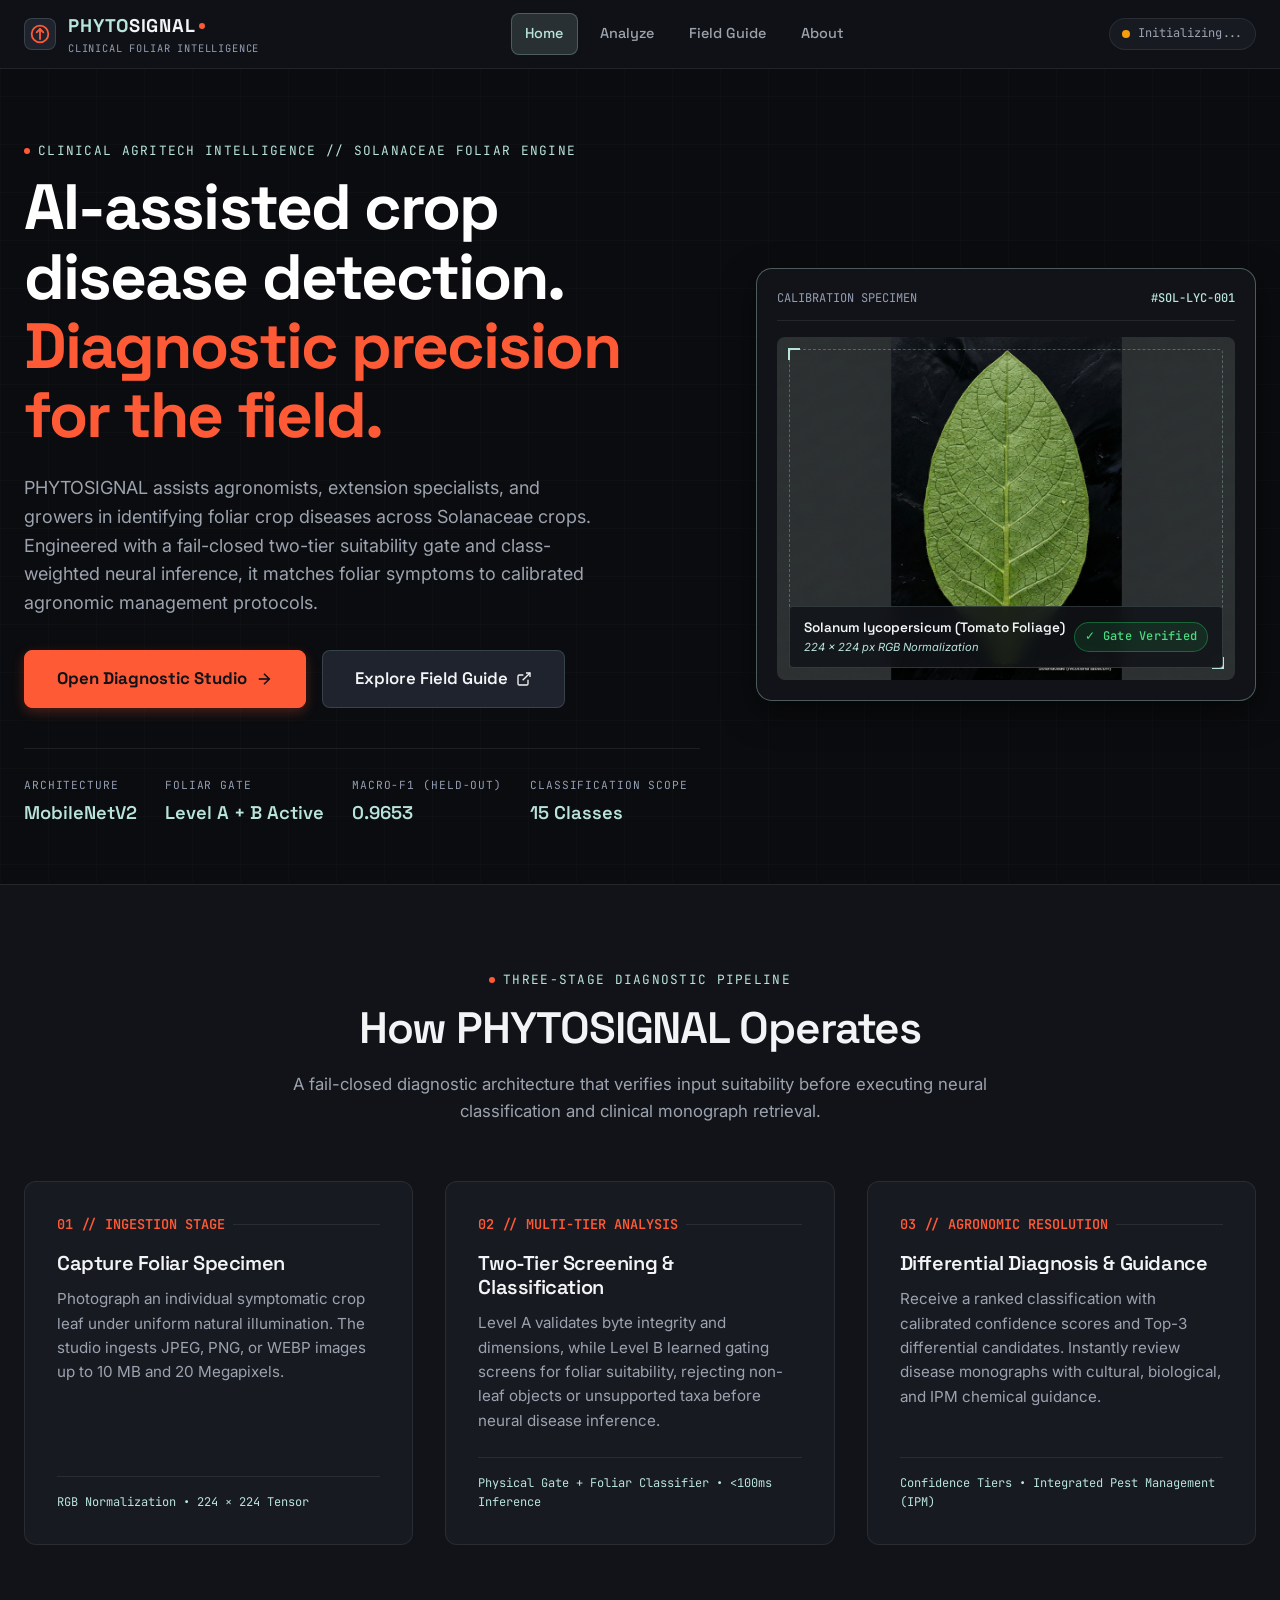
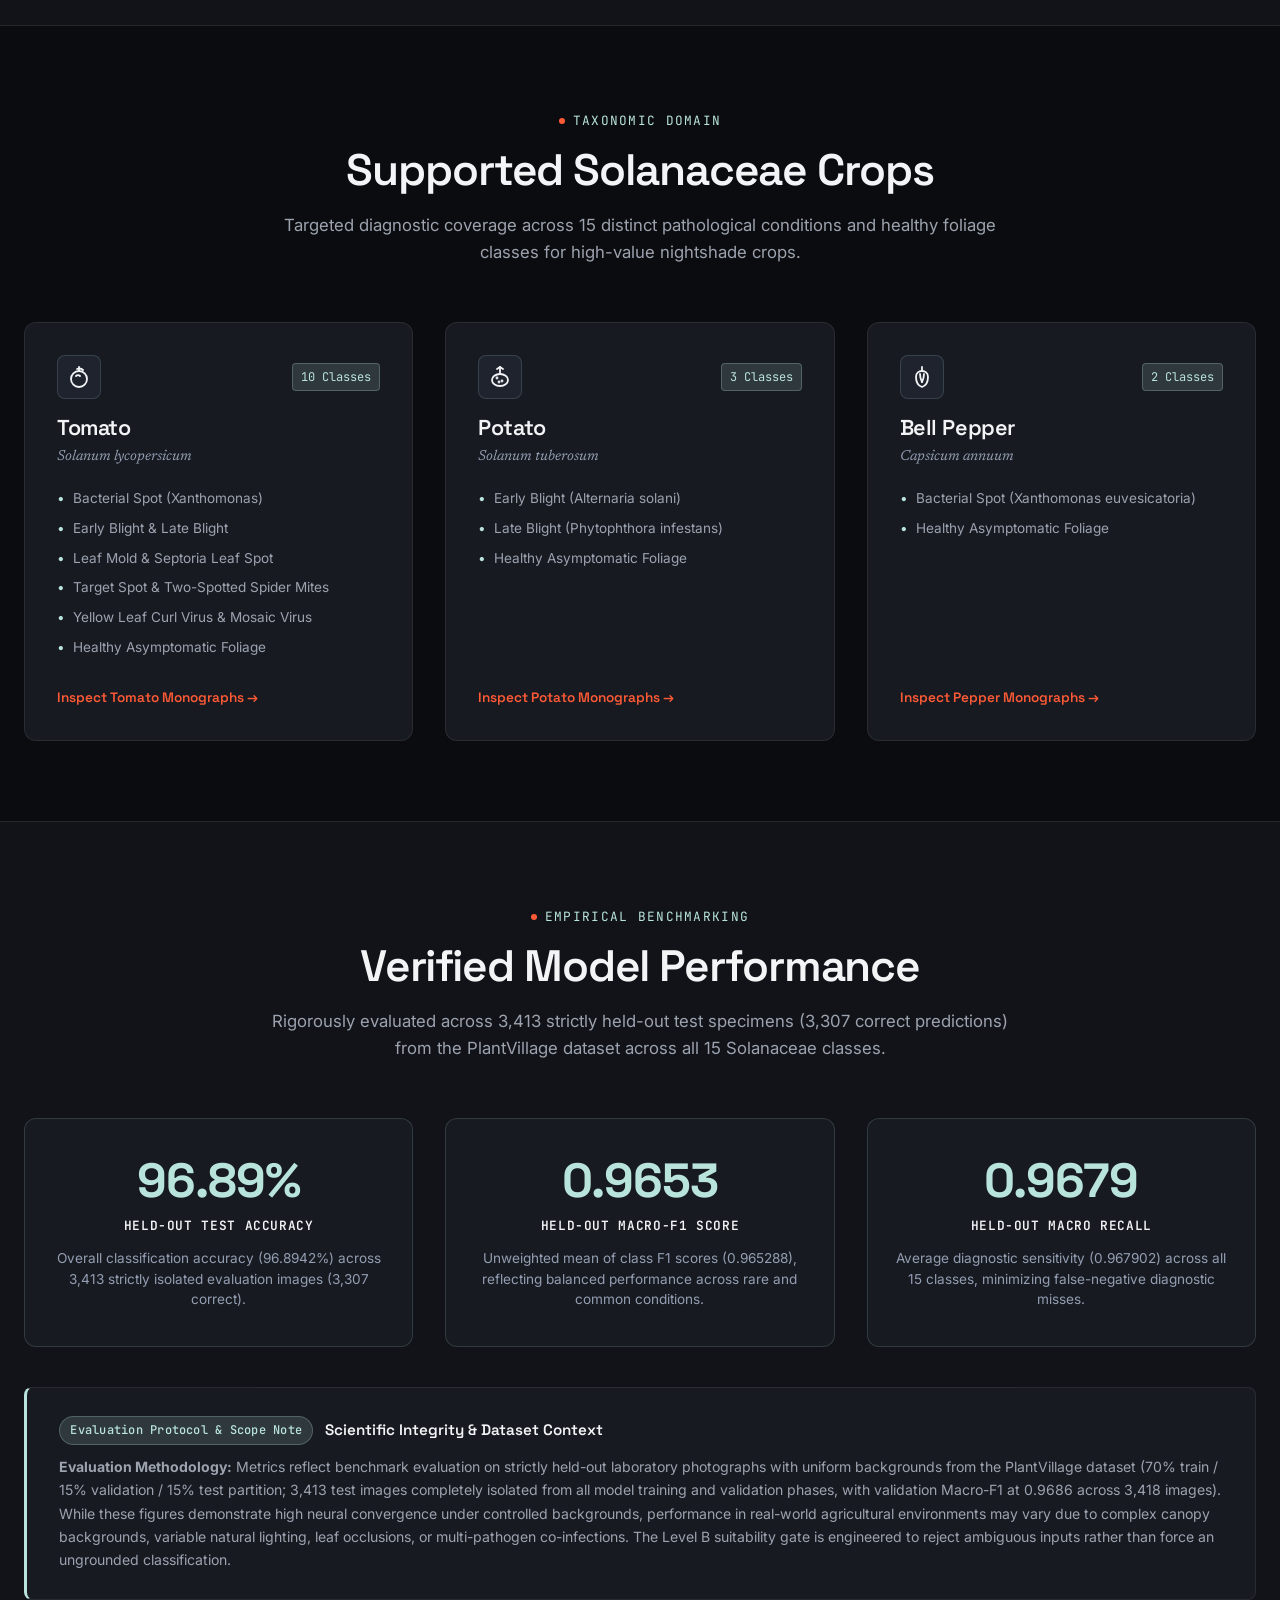
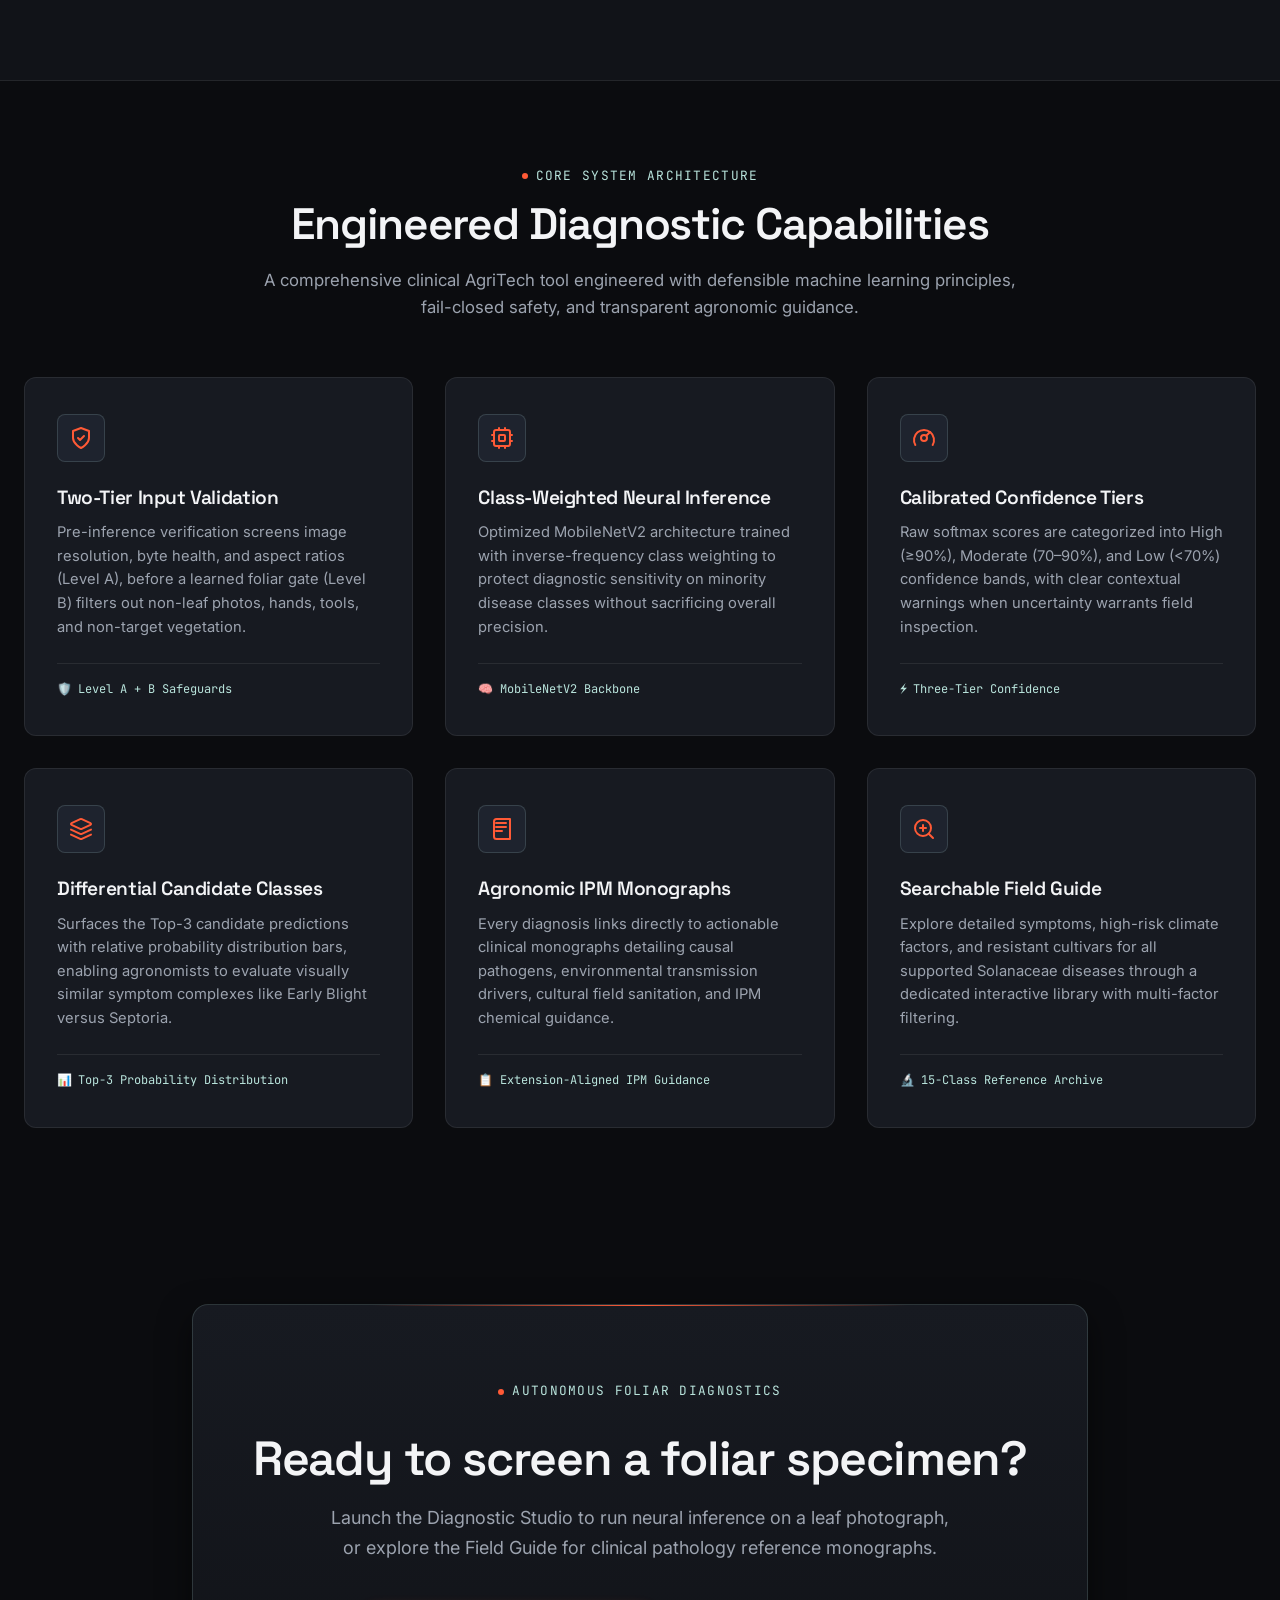
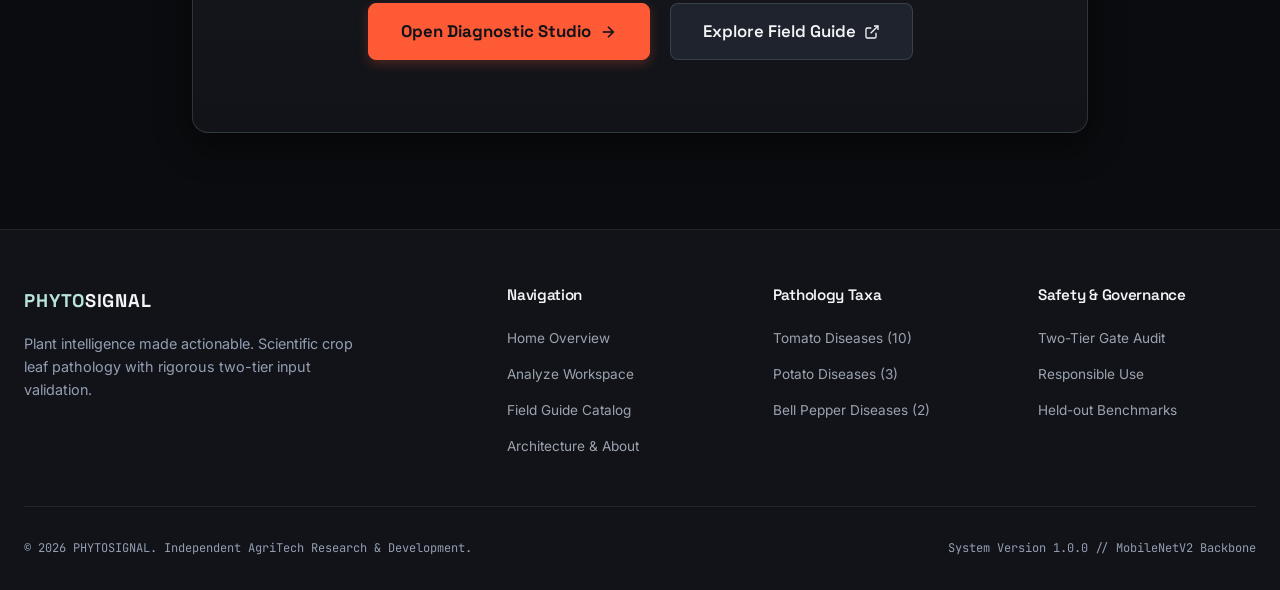
<file: frontend/index.html>
<!DOCTYPE html>
<html lang="en">
<head>
  <meta charset="UTF-8">
  <meta name="viewport" content="width=device-width, initial-scale=1.0">
  <title>PHYTOSIGNAL — AI-Powered Crop Disease Detection & Diagnostic Intelligence</title>
  <meta name="description" content="AI-assisted crop leaf pathology and clinical agronomic intelligence for tomato, potato, and bell pepper. Precision two-tier input verification and IPM guidance.">
  <link rel="stylesheet" href="css/styles.css">
</head>
<body>

  <!-- Site Header -->
  <header class="site-header app-header">
    <div class="container container-wide header-inner">
      <a href="index.html" class="brand-link" aria-label="PHYTOSIGNAL Home">
        <div class="brand-symbol" aria-hidden="true">
          <svg width="20" height="20" viewBox="0 0 24 24" fill="none" stroke="currentColor" stroke-width="2.2" stroke-linecap="round" stroke-linejoin="round">
            <path d="M12 2a10 10 0 0 1 10 10c0 5.5-4.5 10-10 10S2 17.5 2 12A10 10 0 0 1 12 2z"/>
            <path d="M12 6v12"/>
            <path d="M8 10l4-4 4 4"/>
          </svg>
        </div>
        <div class="brand-text">
          <span class="brand-name"><span class="phyto">PHYTO</span><span class="signal">SIGNAL</span><span class="dot"></span></span>
          <span class="brand-tagline">Clinical Foliar Intelligence</span>
        </div>
      </a>

      <!-- Desktop Navigation -->
      <nav class="main-nav" aria-label="Main Navigation">
        <a href="index.html" class="nav-link active" data-route="/">Home</a>
        <a href="analyze.html" class="nav-link" data-route="/analyze">Analyze</a>
        <a href="field-guide.html" class="nav-link" data-route="/field-guide">Field Guide</a>
        <a href="about.html" class="nav-link" data-route="/about">About</a>
      </nav>

      <!-- Telemetry Status & Mobile Toggle -->
      <div class="header-actions">
        <div class="readiness-pill" id="readiness-status-container" aria-live="polite">
          <span id="connection-status" class="status-indicator status-ready" aria-hidden="true"></span>
          <span id="connection-status-text">Model Ready</span>
        </div>

        <button type="button" id="mobile-menu-toggle" class="mobile-menu-btn" aria-label="Open navigation menu" aria-expanded="false" aria-controls="mobile-menu">
          <svg width="20" height="20" viewBox="0 0 24 24" fill="none" stroke="currentColor" stroke-width="2"><line x1="3" y1="12" x2="21" y2="12"/><line x1="3" y1="6" x2="21" y2="6"/><line x1="3" y1="18" x2="21" y2="18"/></svg>
        </button>
      </div>
    </div>
  </header>

  <!-- Mobile Navigation Drawer -->
  <div id="mobile-menu-backdrop" class="mobile-nav-backdrop"></div>
  <aside id="mobile-menu" class="mobile-nav-menu" aria-label="Mobile Navigation Drawer" aria-hidden="true">
    <div class="mobile-nav-header">
      <span class="brand-name"><span class="phyto">PHYTO</span><span class="signal">SIGNAL</span></span>
      <button type="button" id="mobile-menu-close" class="btn btn-secondary btn-sm" aria-label="Close menu">&times;</button>
    </div>
    <nav class="mobile-nav-links">
      <a href="index.html" class="nav-link active">Home</a>
      <a href="analyze.html" class="nav-link">Analyze Workspace</a>
      <a href="field-guide.html" class="nav-link">Pathology Field Guide</a>
      <a href="about.html" class="nav-link">About & Technology</a>
    </nav>
  </aside>

  <!-- Global Alert Banner (Hidden by default) -->
  <div id="alert-banner" class="alert-banner hidden" role="alert">
    <div class="container flex-between">
      <div style="display:flex; align-items:center; gap:0.75rem;">
        <span aria-hidden="true">⚠️</span>
        <strong id="alert-title">Notice</strong>:
        <span id="alert-message" class="alert-message-text"></span>
      </div>
      <button type="button" id="alert-dismiss-btn" class="alert-dismiss-btn" aria-label="Dismiss alert">&times;</button>
    </div>
  </div>

  <main>
    <!-- Section A: Hero Section -->
    <section class="hero-section">
      <div class="container hero-grid">
        <div class="hero-content">
          <div class="kicker">Clinical AgriTech Intelligence // Solanaceae Foliar Engine</div>
          <h1 class="hero-title">
            AI-assisted crop disease detection.<br>
            <span class="highlight-coral">Diagnostic precision for the field.</span>
          </h1>
          <p class="hero-description">
            PHYTOSIGNAL assists agronomists, extension specialists, and growers in identifying foliar crop diseases across Solanaceae crops. Engineered with a fail-closed two-tier suitability gate and class-weighted neural inference, it matches foliar symptoms to calibrated agronomic management protocols.
          </p>

          <div class="hero-actions">
            <a href="analyze.html" class="btn btn-primary btn-lg">
              <span>Open Diagnostic Studio</span>
              <svg width="18" height="18" viewBox="0 0 24 24" fill="none" stroke="currentColor" stroke-width="2.2"><line x1="5" y1="12" x2="19" y2="12"/><polyline points="12 5 19 12 12 19"/></svg>
            </a>
            <a href="field-guide.html" class="btn btn-secondary btn-lg">
              <span>Explore Field Guide</span>
              <svg width="16" height="16" viewBox="0 0 24 24" fill="none" stroke="currentColor" stroke-width="2"><path d="M18 13v6a2 2 0 0 1-2 2H5a2 2 0 0 1-2-2V8a2 2 0 0 1 2-2h6"/><polyline points="15 3 21 3 21 9"/><line x1="10" y1="14" x2="21" y2="3"/></svg>
            </a>
          </div>

          <div class="hero-telemetry-strip">
            <div class="telemetry-item">
              <span class="telemetry-label">Architecture</span>
              <span class="telemetry-value">MobileNetV2</span>
            </div>
            <div class="telemetry-item">
              <span class="telemetry-label">Foliar Gate</span>
              <span class="telemetry-value">Level A + B Active</span>
            </div>
            <div class="telemetry-item">
              <span class="telemetry-label">Macro-F1 (Held-Out)</span>
              <span class="telemetry-value">0.9653</span>
            </div>
            <div class="telemetry-item">
              <span class="telemetry-label">Classification Scope</span>
              <span class="telemetry-value">15 Classes</span>
            </div>
          </div>
        </div>

        <!-- Hero Specimen Reticle Frame -->
        <div class="hero-specimen-frame" aria-hidden="true">
          <div class="specimen-stage-header">
            <span>CALIBRATION SPECIMEN</span>
            <span class="specimen-code">#SOL-LYC-001</span>
          </div>

          <div class="specimen-image-wrapper">
            <img src="samples/hero_specimen.jpg" alt="Botanical leaf specimen under calibrated laboratory illumination">
            <div class="specimen-reticle"></div>
            <div class="specimen-data-overlay">
              <div class="specimen-tag-left">
                <span class="specimen-tag-crop">Solanum lycopersicum (Tomato Foliage)</span>
                <span class="specimen-tag-latin">224 × 224 px RGB Normalization</span>
              </div>
              <span class="badge badge-healthy">✓ Gate Verified</span>
            </div>
          </div>
        </div>
      </div>
    </section>

    <!-- Section B: How It Works -->
    <section class="section section-alt" id="how-it-works">
      <div class="container">
        <div class="section-header text-center">
          <div class="kicker">Three-Stage Diagnostic Pipeline</div>
          <h2 class="section-title">How PHYTOSIGNAL Operates</h2>
          <p class="section-subtitle">
            A fail-closed diagnostic architecture that verifies input suitability before executing neural classification and clinical monograph retrieval.
          </p>
        </div>

        <div class="steps-grid">
          <!-- Step 1 -->
          <article class="step-card">
            <div class="step-number">01 // INGESTION STAGE</div>
            <h3 class="step-title">Capture Foliar Specimen</h3>
            <p class="step-desc">
              Photograph an individual symptomatic crop leaf under uniform natural illumination. The studio ingests JPEG, PNG, or WEBP images up to 10 MB and 20 Megapixels.
            </p>
            <div class="step-meta">RGB Normalization • 224 × 224 Tensor</div>
          </article>

          <!-- Step 2 -->
          <article class="step-card">
            <div class="step-number">02 // MULTI-TIER ANALYSIS</div>
            <h3 class="step-title">Two-Tier Screening & Classification</h3>
            <p class="step-desc">
              Level A validates byte integrity and dimensions, while Level B learned gating screens for foliar suitability, rejecting non-leaf objects or unsupported taxa before neural disease inference.
            </p>
            <div class="step-meta">Physical Gate + Foliar Classifier • &lt;100ms Inference</div>
          </article>

          <!-- Step 3 -->
          <article class="step-card">
            <div class="step-number">03 // AGRONOMIC RESOLUTION</div>
            <h3 class="step-title">Differential Diagnosis & Guidance</h3>
            <p class="step-desc">
              Receive a ranked classification with calibrated confidence scores and Top-3 differential candidates. Instantly review disease monographs with cultural, biological, and IPM chemical guidance.
            </p>
            <div class="step-meta">Confidence Tiers • Integrated Pest Management (IPM)</div>
          </article>
        </div>
      </div>
    </section>

    <!-- Section C: Supported Crops -->
    <section class="section" id="supported-crops">
      <div class="container">
        <div class="section-header text-center">
          <div class="kicker">Taxonomic Domain</div>
          <h2 class="section-title">Supported Solanaceae Crops</h2>
          <p class="section-subtitle">
            Targeted diagnostic coverage across 15 distinct pathological conditions and healthy foliage classes for high-value nightshade crops.
          </p>
        </div>

        <div class="crops-grid">
          <!-- Tomato -->
          <article class="crop-card">
            <div class="crop-card-header">
              <div class="crop-icon-pill" aria-hidden="true">
                <svg width="24" height="24" viewBox="0 0 24 24" fill="none" stroke="currentColor" stroke-width="1.8" stroke-linecap="round" stroke-linejoin="round">
                  <path d="M12 2v4"/>
                  <path d="M10 4c2.5-1 5 0 6 1"/>
                  <circle cx="12" cy="14" r="8"/>
                  <path d="M9 11c1-1 3-1 4 0"/>
                </svg>
              </div>
              <span class="crop-count">10 Classes</span>
            </div>
            <h3 class="crop-card-title">Tomato</h3>
            <span class="crop-latin">Solanum lycopersicum</span>
            <ul class="crop-conditions-list">
              <li>Bacterial Spot (Xanthomonas)</li>
              <li>Early Blight & Late Blight</li>
              <li>Leaf Mold & Septoria Leaf Spot</li>
              <li>Target Spot & Two-Spotted Spider Mites</li>
              <li>Yellow Leaf Curl Virus & Mosaic Virus</li>
              <li>Healthy Asymptomatic Foliage</li>
            </ul>
            <a href="field-guide.html?crop=tomato" class="crop-link">Inspect Tomato Monographs &rarr;</a>
          </article>

          <!-- Potato -->
          <article class="crop-card">
            <div class="crop-card-header">
              <div class="crop-icon-pill" aria-hidden="true">
                <svg width="24" height="24" viewBox="0 0 24 24" fill="none" stroke="currentColor" stroke-width="1.8" stroke-linecap="round" stroke-linejoin="round">
                  <path d="M12 2v6"/>
                  <path d="M9 4l3-2 3 2"/>
                  <ellipse cx="12" cy="15" rx="8" ry="6"/>
                  <circle cx="9" cy="13" r="0.5" fill="currentColor"/>
                  <circle cx="14" cy="16" r="0.5" fill="currentColor"/>
                  <circle cx="11" cy="17" r="0.5" fill="currentColor"/>
                </svg>
              </div>
              <span class="crop-count">3 Classes</span>
            </div>
            <h3 class="crop-card-title">Potato</h3>
            <span class="crop-latin">Solanum tuberosum</span>
            <ul class="crop-conditions-list">
              <li>Early Blight (Alternaria solani)</li>
              <li>Late Blight (Phytophthora infestans)</li>
              <li>Healthy Asymptomatic Foliage</li>
            </ul>
            <a href="field-guide.html?crop=potato" class="crop-link">Inspect Potato Monographs &rarr;</a>
          </article>

          <!-- Bell Pepper -->
          <article class="crop-card">
            <div class="crop-card-header">
              <div class="crop-icon-pill" aria-hidden="true">
                <svg width="24" height="24" viewBox="0 0 24 24" fill="none" stroke="currentColor" stroke-width="1.8" stroke-linecap="round" stroke-linejoin="round">
                  <path d="M12 2v4"/>
                  <path d="M12 6c-3 0-6 2-6 6 0 6 3 9 6 10 3-1 6-4 6-10 0-4-3-6-6-6z"/>
                  <path d="M10 9c0 3 1 6 2 8"/>
                  <path d="M14 9c0 3-1 6-2 8"/>
                </svg>
              </div>
              <span class="crop-count">2 Classes</span>
            </div>
            <h3 class="crop-card-title">Bell Pepper</h3>
            <span class="crop-latin">Capsicum annuum</span>
            <ul class="crop-conditions-list">
              <li>Bacterial Spot (Xanthomonas euvesicatoria)</li>
              <li>Healthy Asymptomatic Foliage</li>
            </ul>
            <a href="field-guide.html?crop=bell_pepper" class="crop-link">Inspect Pepper Monographs &rarr;</a>
          </article>
        </div>
      </div>
    </section>

    <!-- Section D: Model Performance -->
    <section class="section section-alt" id="performance">
      <div class="container">
        <div class="section-header text-center">
          <div class="kicker">Empirical Benchmarking</div>
          <h2 class="section-title">Verified Model Performance</h2>
          <p class="section-subtitle">
            Rigorously evaluated across 3,413 strictly held-out test specimens (3,307 correct predictions) from the PlantVillage dataset across all 15 Solanaceae classes.
          </p>
        </div>

        <div class="metrics-card-grid">
          <!-- Metric 1: Accuracy -->
          <div class="metric-card">
            <div class="metric-card-number">96.89%</div>
            <div class="metric-card-caption">Held-Out Test Accuracy</div>
            <p class="metric-card-desc">Overall classification accuracy (96.8942%) across 3,413 strictly isolated evaluation images (3,307 correct).</p>
          </div>

          <!-- Metric 2: Macro F1 -->
          <div class="metric-card">
            <div class="metric-card-number">0.9653</div>
            <div class="metric-card-caption">Held-Out Macro-F1 Score</div>
            <p class="metric-card-desc">Unweighted mean of class F1 scores (0.965288), reflecting balanced performance across rare and common conditions.</p>
          </div>

          <!-- Metric 3: Macro Recall -->
          <div class="metric-card">
            <div class="metric-card-number">0.9679</div>
            <div class="metric-card-caption">Held-Out Macro Recall</div>
            <p class="metric-card-desc">Average diagnostic sensitivity (0.967902) across all 15 classes, minimizing false-negative diagnostic misses.</p>
          </div>
        </div>

        <!-- Evaluation Methodology & Scope Note -->
        <div class="performance-disclaimer-card">
          <div class="disclaimer-title-row">
            <span class="badge badge-mineral">Evaluation Protocol & Scope Note</span>
            <span class="disclaimer-title">Scientific Integrity & Dataset Context</span>
          </div>
          <p class="disclaimer-text">
            <strong>Evaluation Methodology:</strong> Metrics reflect benchmark evaluation on strictly held-out laboratory photographs with uniform backgrounds from the PlantVillage dataset (70% train / 15% validation / 15% test partition; 3,413 test images completely isolated from all model training and validation phases, with validation Macro-F1 at 0.9686 across 3,418 images). While these figures demonstrate high neural convergence under controlled backgrounds, performance in real-world agricultural environments may vary due to complex canopy backgrounds, variable natural lighting, leaf occlusions, or multi-pathogen co-infections. The Level B suitability gate is engineered to reject ambiguous inputs rather than force an ungrounded classification.
          </p>
        </div>
      </div>
    </section>

    <!-- Section E: Product Capabilities -->
    <section class="section" id="capabilities">
      <div class="container">
        <div class="section-header text-center">
          <div class="kicker">Core System Architecture</div>
          <h2 class="section-title">Engineered Diagnostic Capabilities</h2>
          <p class="section-subtitle">
            A comprehensive clinical AgriTech tool engineered with defensible machine learning principles, fail-closed safety, and transparent agronomic guidance.
          </p>
        </div>

        <div class="capabilities-grid">
          <!-- Capability 1 -->
          <article class="capability-card">
            <div class="capability-icon" aria-hidden="true">
              <svg viewBox="0 0 24 24" fill="none" stroke="currentColor" stroke-width="2" stroke-linecap="round" stroke-linejoin="round">
                <path d="M12 22s8-4 8-10V5l-8-3-8 3v7c0 6 8 10 8 10z"/>
                <path d="m9 12 2 2 4-4"/>
              </svg>
            </div>
            <h3 class="capability-title">Two-Tier Input Validation</h3>
            <p class="capability-desc">
              Pre-inference verification screens image resolution, byte health, and aspect ratios (Level A), before a learned foliar gate (Level B) filters out non-leaf photos, hands, tools, and non-target vegetation.
            </p>
            <div class="capability-badge">
              <span aria-hidden="true">🛡️</span>
              <span>Level A + B Safeguards</span>
            </div>
          </article>

          <!-- Capability 2 -->
          <article class="capability-card">
            <div class="capability-icon" aria-hidden="true">
              <svg viewBox="0 0 24 24" fill="none" stroke="currentColor" stroke-width="2" stroke-linecap="round" stroke-linejoin="round">
                <rect width="16" height="16" x="4" y="4" rx="2"/>
                <rect width="6" height="6" x="9" y="9" rx="1"/>
                <path d="M15 2v2"/><path d="M15 20v2"/><path d="M2 15h2"/><path d="M2 9h2"/>
                <path d="M20 15h2"/><path d="M20 9h2"/><path d="M9 2v2"/><path d="M9 20v2"/>
              </svg>
            </div>
            <h3 class="capability-title">Class-Weighted Neural Inference</h3>
            <p class="capability-desc">
              Optimized MobileNetV2 architecture trained with inverse-frequency class weighting to protect diagnostic sensitivity on minority disease classes without sacrificing overall precision.
            </p>
            <div class="capability-badge">
              <span aria-hidden="true">🧠</span>
              <span>MobileNetV2 Backbone</span>
            </div>
          </article>

          <!-- Capability 3 -->
          <article class="capability-card">
            <div class="capability-icon" aria-hidden="true">
              <svg viewBox="0 0 24 24" fill="none" stroke="currentColor" stroke-width="2" stroke-linecap="round" stroke-linejoin="round">
                <path d="M12 15a3 3 0 1 0 0-6 3 3 0 0 0 0 6Z"/>
                <path d="M14.5 9.5 18 6"/>
                <path d="M3.34 19a10 10 0 1 1 17.32 0"/>
              </svg>
            </div>
            <h3 class="capability-title">Calibrated Confidence Tiers</h3>
            <p class="capability-desc">
              Raw softmax scores are categorized into High (&ge;90%), Moderate (70–90%), and Low (&lt;70%) confidence bands, with clear contextual warnings when uncertainty warrants field inspection.
            </p>
            <div class="capability-badge">
              <span aria-hidden="true">⚡</span>
              <span>Three-Tier Confidence</span>
            </div>
          </article>

          <!-- Capability 4 -->
          <article class="capability-card">
            <div class="capability-icon" aria-hidden="true">
              <svg viewBox="0 0 24 24" fill="none" stroke="currentColor" stroke-width="2" stroke-linecap="round" stroke-linejoin="round">
                <path d="m12.83 2.18a2 2 0 0 0-1.66 0L2.6 6.08a1 1 0 0 0 0 1.83l8.58 3.91a2 2 0 0 0 1.66 0l8.58-3.9a1 1 0 0 0 0-1.83Z"/>
                <path d="m22 12.65-9.17 4.16a2 2 0 0 1-1.66 0L2 12.65"/>
                <path d="m22 17.65-9.17 4.16a2 2 0 0 1-1.66 0L2 17.65"/>
              </svg>
            </div>
            <h3 class="capability-title">Differential Candidate Classes</h3>
            <p class="capability-desc">
              Surfaces the Top-3 candidate predictions with relative probability distribution bars, enabling agronomists to evaluate visually similar symptom complexes like Early Blight versus Septoria.
            </p>
            <div class="capability-badge">
              <span aria-hidden="true">📊</span>
              <span>Top-3 Probability Distribution</span>
            </div>
          </article>

          <!-- Capability 5 -->
          <article class="capability-card">
            <div class="capability-icon" aria-hidden="true">
              <svg viewBox="0 0 24 24" fill="none" stroke="currentColor" stroke-width="2" stroke-linecap="round" stroke-linejoin="round">
                <path d="M4 19.5v-15A2.5 2.5 0 0 1 6.5 2H20v20H6.5a2.5 2.5 0 0 1-2.5-2.5Z"/>
                <path d="M6 6h10"/><path d="M6 10h10"/><path d="M6 14h6"/>
              </svg>
            </div>
            <h3 class="capability-title">Agronomic IPM Monographs</h3>
            <p class="capability-desc">
              Every diagnosis links directly to actionable clinical monographs detailing causal pathogens, environmental transmission drivers, cultural field sanitation, and IPM chemical guidance.
            </p>
            <div class="capability-badge">
              <span aria-hidden="true">📋</span>
              <span>Extension-Aligned IPM Guidance</span>
            </div>
          </article>

          <!-- Capability 6 -->
          <article class="capability-card">
            <div class="capability-icon" aria-hidden="true">
              <svg viewBox="0 0 24 24" fill="none" stroke="currentColor" stroke-width="2" stroke-linecap="round" stroke-linejoin="round">
                <circle cx="11" cy="11" r="8"/>
                <path d="m21 21-4.3-4.3"/>
                <path d="M11 8v6"/><path d="M8 11h6"/>
              </svg>
            </div>
            <h3 class="capability-title">Searchable Field Guide</h3>
            <p class="capability-desc">
              Explore detailed symptoms, high-risk climate factors, and resistant cultivars for all supported Solanaceae diseases through a dedicated interactive library with multi-factor filtering.
            </p>
            <div class="capability-badge">
              <span aria-hidden="true">🔬</span>
              <span>15-Class Reference Archive</span>
            </div>
          </article>
        </div>
      </div>
    </section>

    <!-- Section F: Final CTA Banner -->
    <section class="section section-cta">
      <div class="container text-center">
        <div class="cta-card">
          <div class="kicker">Autonomous Foliar Diagnostics</div>
          <h2 class="cta-title">Ready to screen a foliar specimen?</h2>
          <p class="cta-description">
            Launch the Diagnostic Studio to run neural inference on a leaf photograph, or explore the Field Guide for clinical pathology reference monographs.
          </p>
          <div class="cta-actions">
            <a href="analyze.html" class="btn btn-primary btn-lg">
              <span>Open Diagnostic Studio</span>
              <svg width="18" height="18" viewBox="0 0 24 24" fill="none" stroke="currentColor" stroke-width="2.2"><line x1="5" y1="12" x2="19" y2="12"/><polyline points="12 5 19 12 12 19"/></svg>
            </a>
            <a href="field-guide.html" class="btn btn-secondary btn-lg">
              <span>Explore Field Guide</span>
              <svg width="16" height="16" viewBox="0 0 24 24" fill="none" stroke="currentColor" stroke-width="2"><path d="M18 13v6a2 2 0 0 1-2 2H5a2 2 0 0 1-2-2V8a2 2 0 0 1 2-2h6"/><polyline points="15 3 21 3 21 9"/><line x1="10" y1="14" x2="21" y2="3"/></svg>
            </a>
          </div>
        </div>
      </div>
    </section>
  </main>

  <!-- Site Footer -->
  <footer class="site-footer">
    <div class="container">
      <div class="footer-grid">
        <div class="footer-brand-col">
          <span class="brand-name"><span class="phyto">PHYTO</span><span class="signal">SIGNAL</span></span>
          <p class="footer-desc">
            Plant intelligence made actionable. Scientific crop leaf pathology with rigorous two-tier input validation.
          </p>
        </div>
        <div>
          <h3 class="footer-col-title">Navigation</h3>
          <ul class="footer-links">
            <li><a href="index.html">Home Overview</a></li>
            <li><a href="analyze.html">Analyze Workspace</a></li>
            <li><a href="field-guide.html">Field Guide Catalog</a></li>
            <li><a href="about.html">Architecture & About</a></li>
          </ul>
        </div>
        <div>
          <h3 class="footer-col-title">Pathology Taxa</h3>
          <ul class="footer-links">
            <li><a href="field-guide.html?crop=tomato">Tomato Diseases (10)</a></li>
            <li><a href="field-guide.html?crop=potato">Potato Diseases (3)</a></li>
            <li><a href="field-guide.html?crop=bell_pepper">Bell Pepper Diseases (2)</a></li>
          </ul>
        </div>
        <div>
          <h3 class="footer-col-title">Safety & Governance</h3>
          <ul class="footer-links">
            <li><a href="about.html#safety">Two-Tier Gate Audit</a></li>
            <li><a href="about.html#responsible-ai">Responsible Use</a></li>
            <li><a href="about.html#benchmarks">Held-out Benchmarks</a></li>
          </ul>
        </div>
      </div>

      <div class="footer-bottom">
        <span>&copy; 2026 PHYTOSIGNAL. Independent AgriTech Research & Development.</span>
        <span>System Version 1.0.0 // MobileNetV2 Backbone</span>
      </div>
    </div>
  </footer>

  <!-- Scripts -->
  <script src="js/api.js"></script>
  <script src="js/nav.js"></script>
</body>
</html>
</file>
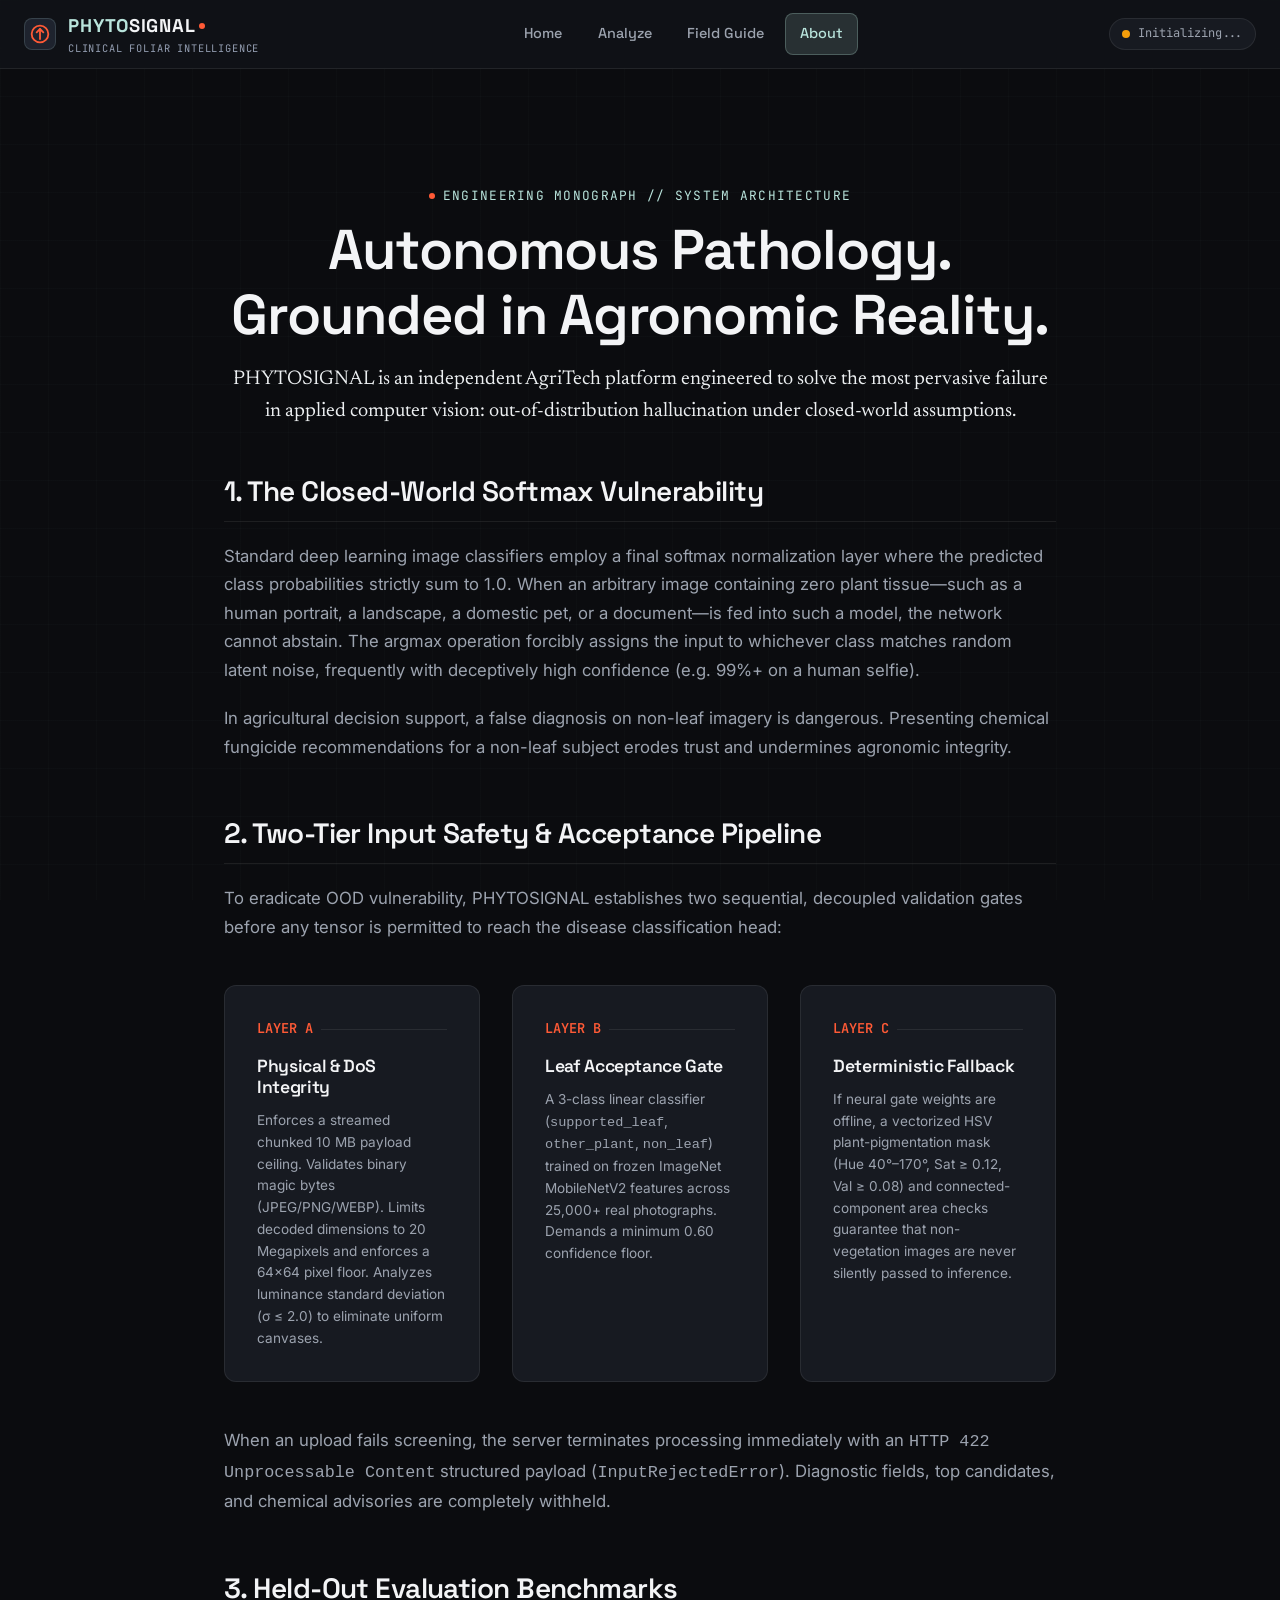
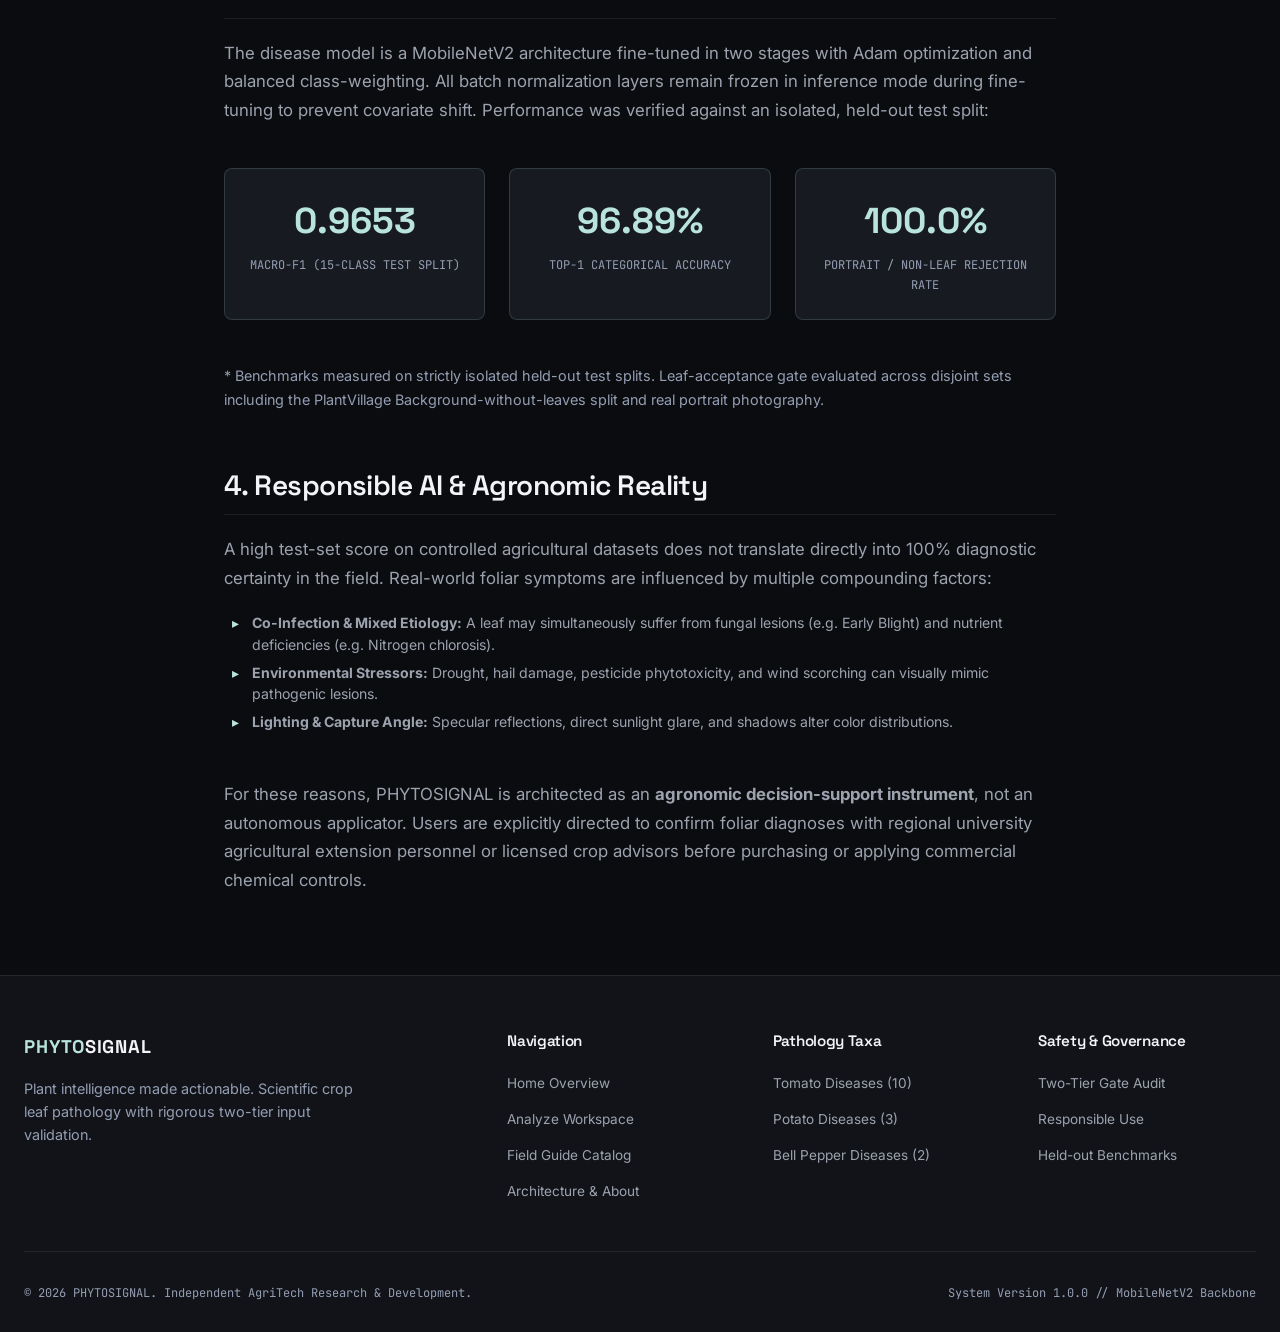
<file: frontend/about.html>
<!DOCTYPE html>
<html lang="en">
<head>
  <meta charset="UTF-8">
  <meta name="viewport" content="width=device-width, initial-scale=1.0">
  <title>Architecture & Technology — PHYTOSIGNAL</title>
  <meta name="description" content="Technical methodology, two-tier leaf acceptance gate, MobileNetV2 deep learning architecture, and empirical held-out evaluation benchmarks.">
  <link rel="stylesheet" href="css/styles.css">
</head>
<body>

  <!-- Site Header -->
  <header class="site-header app-header">
    <div class="container container-wide header-inner">
      <a href="index.html" class="brand-link" aria-label="PHYTOSIGNAL Home">
        <div class="brand-symbol" aria-hidden="true">
          <svg width="20" height="20" viewBox="0 0 24 24" fill="none" stroke="currentColor" stroke-width="2.2" stroke-linecap="round" stroke-linejoin="round">
            <path d="M12 2a10 10 0 0 1 10 10c0 5.5-4.5 10-10 10S2 17.5 2 12A10 10 0 0 1 12 2z"/>
            <path d="M12 6v12"/>
            <path d="M8 10l4-4 4 4"/>
          </svg>
        </div>
        <div class="brand-text">
          <span class="brand-name"><span class="phyto">PHYTO</span><span class="signal">SIGNAL</span><span class="dot"></span></span>
          <span class="brand-tagline">Clinical Foliar Intelligence</span>
        </div>
      </a>

      <!-- Desktop Navigation -->
      <nav class="main-nav" aria-label="Main Navigation">
        <a href="index.html" class="nav-link" data-route="/">Home</a>
        <a href="analyze.html" class="nav-link" data-route="/analyze">Analyze</a>
        <a href="field-guide.html" class="nav-link" data-route="/field-guide">Field Guide</a>
        <a href="about.html" class="nav-link active" data-route="/about">About</a>
      </nav>

      <!-- Telemetry Status & Mobile Toggle -->
      <div class="header-actions">
        <div class="readiness-pill" id="readiness-status-container" aria-live="polite">
          <span id="connection-status" class="status-indicator status-ready" aria-hidden="true"></span>
          <span id="connection-status-text">Model Ready</span>
        </div>

        <button type="button" id="mobile-menu-toggle" class="mobile-menu-btn" aria-label="Open navigation menu" aria-expanded="false" aria-controls="mobile-menu">
          <svg width="20" height="20" viewBox="0 0 24 24" fill="none" stroke="currentColor" stroke-width="2"><line x1="3" y1="12" x2="21" y2="12"/><line x1="3" y1="6" x2="21" y2="6"/><line x1="3" y1="18" x2="21" y2="18"/></svg>
        </button>
      </div>
    </div>
  </header>

  <!-- Mobile Navigation Drawer -->
  <div id="mobile-menu-backdrop" class="mobile-nav-backdrop"></div>
  <aside id="mobile-menu" class="mobile-nav-menu" aria-label="Mobile Navigation Drawer" aria-hidden="true">
    <div class="mobile-nav-header">
      <span class="brand-name"><span class="phyto">PHYTO</span><span class="signal">SIGNAL</span></span>
      <button type="button" id="mobile-menu-close" class="btn btn-secondary btn-sm" aria-label="Close menu">&times;</button>
    </div>
    <nav class="mobile-nav-links">
      <a href="index.html" class="nav-link">Home</a>
      <a href="analyze.html" class="nav-link">Analyze Workspace</a>
      <a href="field-guide.html" class="nav-link">Pathology Field Guide</a>
      <a href="about.html" class="nav-link active">About & Technology</a>
    </nav>
  </aside>

  <main class="container" style="padding-top: 3rem;">
    <!-- Editorial About Hero -->
    <header class="about-hero">
      <div class="kicker">Engineering Monograph // System Architecture</div>
      <h1 style="font-size: clamp(2.25rem, 4.5vw, 3.5rem); margin-bottom: 1rem; line-height: 1.15;">
        Autonomous Pathology.<br>
        <span class="highlight-coral">Grounded in Agronomic Reality.</span>
      </h1>
      <p class="article-lead">
        PHYTOSIGNAL is an independent AgriTech platform engineered to solve the most pervasive failure 
        in applied computer vision: out-of-distribution hallucination under closed-world assumptions.
      </p>
    </header>

    <!-- Technical Article Body -->
    <article class="about-article">
      <!-- Section 1: The Closed-World Problem -->
      <section class="article-block">
        <h2 class="article-heading">1. The Closed-World Softmax Vulnerability</h2>
        <p class="article-text">
          Standard deep learning image classifiers employ a final softmax normalization layer where the predicted 
          class probabilities strictly sum to 1.0. When an arbitrary image containing zero plant tissue—such as a 
          human portrait, a landscape, a domestic pet, or a document—is fed into such a model, the network cannot 
          abstain. The argmax operation forcibly assigns the input to whichever class matches random latent noise, 
          frequently with deceptively high confidence (e.g. 99%+ on a human selfie).
        </p>
        <p class="article-text">
          In agricultural decision support, a false diagnosis on non-leaf imagery is dangerous. Presenting chemical 
          fungicide recommendations for a non-leaf subject erodes trust and undermines agronomic integrity.
        </p>
      </section>

      <!-- Section 2: Two-Tier Input Gate -->
      <section id="safety" class="article-block">
        <h2 class="article-heading">2. Two-Tier Input Safety & Acceptance Pipeline</h2>
        <p class="article-text">
          To eradicate OOD vulnerability, PHYTOSIGNAL establishes two sequential, decoupled validation gates 
          before any tensor is permitted to reach the disease classification head:
        </p>

        <div class="steps-grid" style="margin: 1.5rem 0;">
          <div class="step-card">
            <span class="step-number">LAYER A</span>
            <h3 class="step-title" style="font-size:1.1rem;">Physical & DoS Integrity</h3>
            <p class="step-desc" style="font-size:0.85rem;">
              Enforces a streamed chunked 10 MB payload ceiling. Validates binary magic bytes (JPEG/PNG/WEBP). 
              Limits decoded dimensions to 20 Megapixels and enforces a 64×64 pixel floor. Analyzes luminance standard deviation (&sigma; &le; 2.0) to eliminate uniform canvases.
            </p>
          </div>

          <div class="step-card">
            <span class="step-number">LAYER B</span>
            <h3 class="step-title" style="font-size:1.1rem;">Leaf Acceptance Gate</h3>
            <p class="step-desc" style="font-size:0.85rem;">
              A 3-class linear classifier (<code>supported_leaf</code>, <code>other_plant</code>, <code>non_leaf</code>) 
              trained on frozen ImageNet MobileNetV2 features across 25,000+ real photographs. Demands a minimum 0.60 
              confidence floor.
            </p>
          </div>

          <div class="step-card">
            <span class="step-number">LAYER C</span>
            <h3 class="step-title" style="font-size:1.1rem;">Deterministic Fallback</h3>
            <p class="step-desc" style="font-size:0.85rem;">
              If neural gate weights are offline, a vectorized HSV plant-pigmentation mask (Hue 40&deg;&ndash;170&deg;, Sat &ge; 0.12, Val &ge; 0.08) 
              and connected-component area checks guarantee that non-vegetation images are never silently passed to inference.
            </p>
          </div>
        </div>

        <p class="article-text">
          When an upload fails screening, the server terminates processing immediately with an 
          <code>HTTP 422 Unprocessable Content</code> structured payload (<code>InputRejectedError</code>). 
          Diagnostic fields, top candidates, and chemical advisories are completely withheld.
        </p>
      </section>

      <!-- Section 3: Empirical Benchmarks -->
      <section id="benchmarks" class="article-block">
        <h2 class="article-heading">3. Held-Out Evaluation Benchmarks</h2>
        <p class="article-text">
          The disease model is a MobileNetV2 architecture fine-tuned in two stages with Adam optimization and 
          balanced class-weighting. All batch normalization layers remain frozen in inference mode during 
          fine-tuning to prevent covariate shift. Performance was verified against an isolated, held-out test split:
        </p>

        <div class="metrics-strip">
          <div class="metric-box">
            <div class="metric-number">0.9653</div>
            <div class="metric-caption">Macro-F1 (15-Class Test Split)</div>
          </div>
          <div class="metric-box">
            <div class="metric-number">96.89%</div>
            <div class="metric-caption">Top-1 Categorical Accuracy</div>
          </div>
          <div class="metric-box">
            <div class="metric-number">100.0%</div>
            <div class="metric-caption">Portrait / Non-Leaf Rejection Rate</div>
          </div>
        </div>

        <p class="article-text" style="font-size:0.9rem; color:var(--text-muted);">
          * Benchmarks measured on strictly isolated held-out test splits. Leaf-acceptance gate evaluated across 
          disjoint sets including the PlantVillage Background-without-leaves split and real portrait photography.
        </p>
      </section>

      <!-- Section 4: Responsible Agronomic Deployment -->
      <section id="responsible-ai" class="article-block">
        <h2 class="article-heading">4. Responsible AI & Agronomic Reality</h2>
        <p class="article-text">
          A high test-set score on controlled agricultural datasets does not translate directly into 100% diagnostic 
          certainty in the field. Real-world foliar symptoms are influenced by multiple compounding factors:
        </p>
        <ul class="monograph-list" style="margin-left: 0.5rem;">
          <li><strong>Co-Infection & Mixed Etiology:</strong> A leaf may simultaneously suffer from fungal lesions (e.g. Early Blight) and nutrient deficiencies (e.g. Nitrogen chlorosis).</li>
          <li><strong>Environmental Stressors:</strong> Drought, hail damage, pesticide phytotoxicity, and wind scorching can visually mimic pathogenic lesions.</li>
          <li><strong>Lighting & Capture Angle:</strong> Specular reflections, direct sunlight glare, and shadows alter color distributions.</li>
        </ul>
        <p class="article-text" style="margin-top:1rem;">
          For these reasons, PHYTOSIGNAL is architected as an <strong>agronomic decision-support instrument</strong>, 
          not an autonomous applicator. Users are explicitly directed to confirm foliar diagnoses with regional university 
          agricultural extension personnel or licensed crop advisors before purchasing or applying commercial chemical controls.
        </p>
      </section>
    </article>
  </main>

  <!-- Site Footer -->
  <footer class="site-footer">
    <div class="container">
      <div class="footer-grid">
        <div class="footer-brand-col">
          <span class="brand-name"><span class="phyto">PHYTO</span><span class="signal">SIGNAL</span></span>
          <p class="footer-desc">
            Plant intelligence made actionable. Scientific crop leaf pathology with rigorous two-tier input validation.
          </p>
        </div>
        <div>
          <h3 class="footer-col-title">Navigation</h3>
          <ul class="footer-links">
            <li><a href="index.html">Home Overview</a></li>
            <li><a href="analyze.html">Analyze Workspace</a></li>
            <li><a href="field-guide.html">Field Guide Catalog</a></li>
            <li><a href="about.html">Architecture & About</a></li>
          </ul>
        </div>
        <div>
          <h3 class="footer-col-title">Pathology Taxa</h3>
          <ul class="footer-links">
            <li><a href="field-guide.html?crop=tomato">Tomato Diseases (10)</a></li>
            <li><a href="field-guide.html?crop=potato">Potato Diseases (3)</a></li>
            <li><a href="field-guide.html?crop=bell_pepper">Bell Pepper Diseases (2)</a></li>
          </ul>
        </div>
        <div>
          <h3 class="footer-col-title">Safety & Governance</h3>
          <ul class="footer-links">
            <li><a href="about.html#safety">Two-Tier Gate Audit</a></li>
            <li><a href="about.html#responsible-ai">Responsible Use</a></li>
            <li><a href="about.html#benchmarks">Held-out Benchmarks</a></li>
          </ul>
        </div>
      </div>

      <div class="footer-bottom">
        <span>&copy; 2026 PHYTOSIGNAL. Independent AgriTech Research & Development.</span>
        <span>System Version 1.0.0 // MobileNetV2 Backbone</span>
      </div>
    </div>
  </footer>

  <!-- Scripts -->
  <script src="js/api.js"></script>
  <script src="js/knowledge_data.js"></script>
  <script src="js/nav.js"></script>
</body>
</html>
</file>
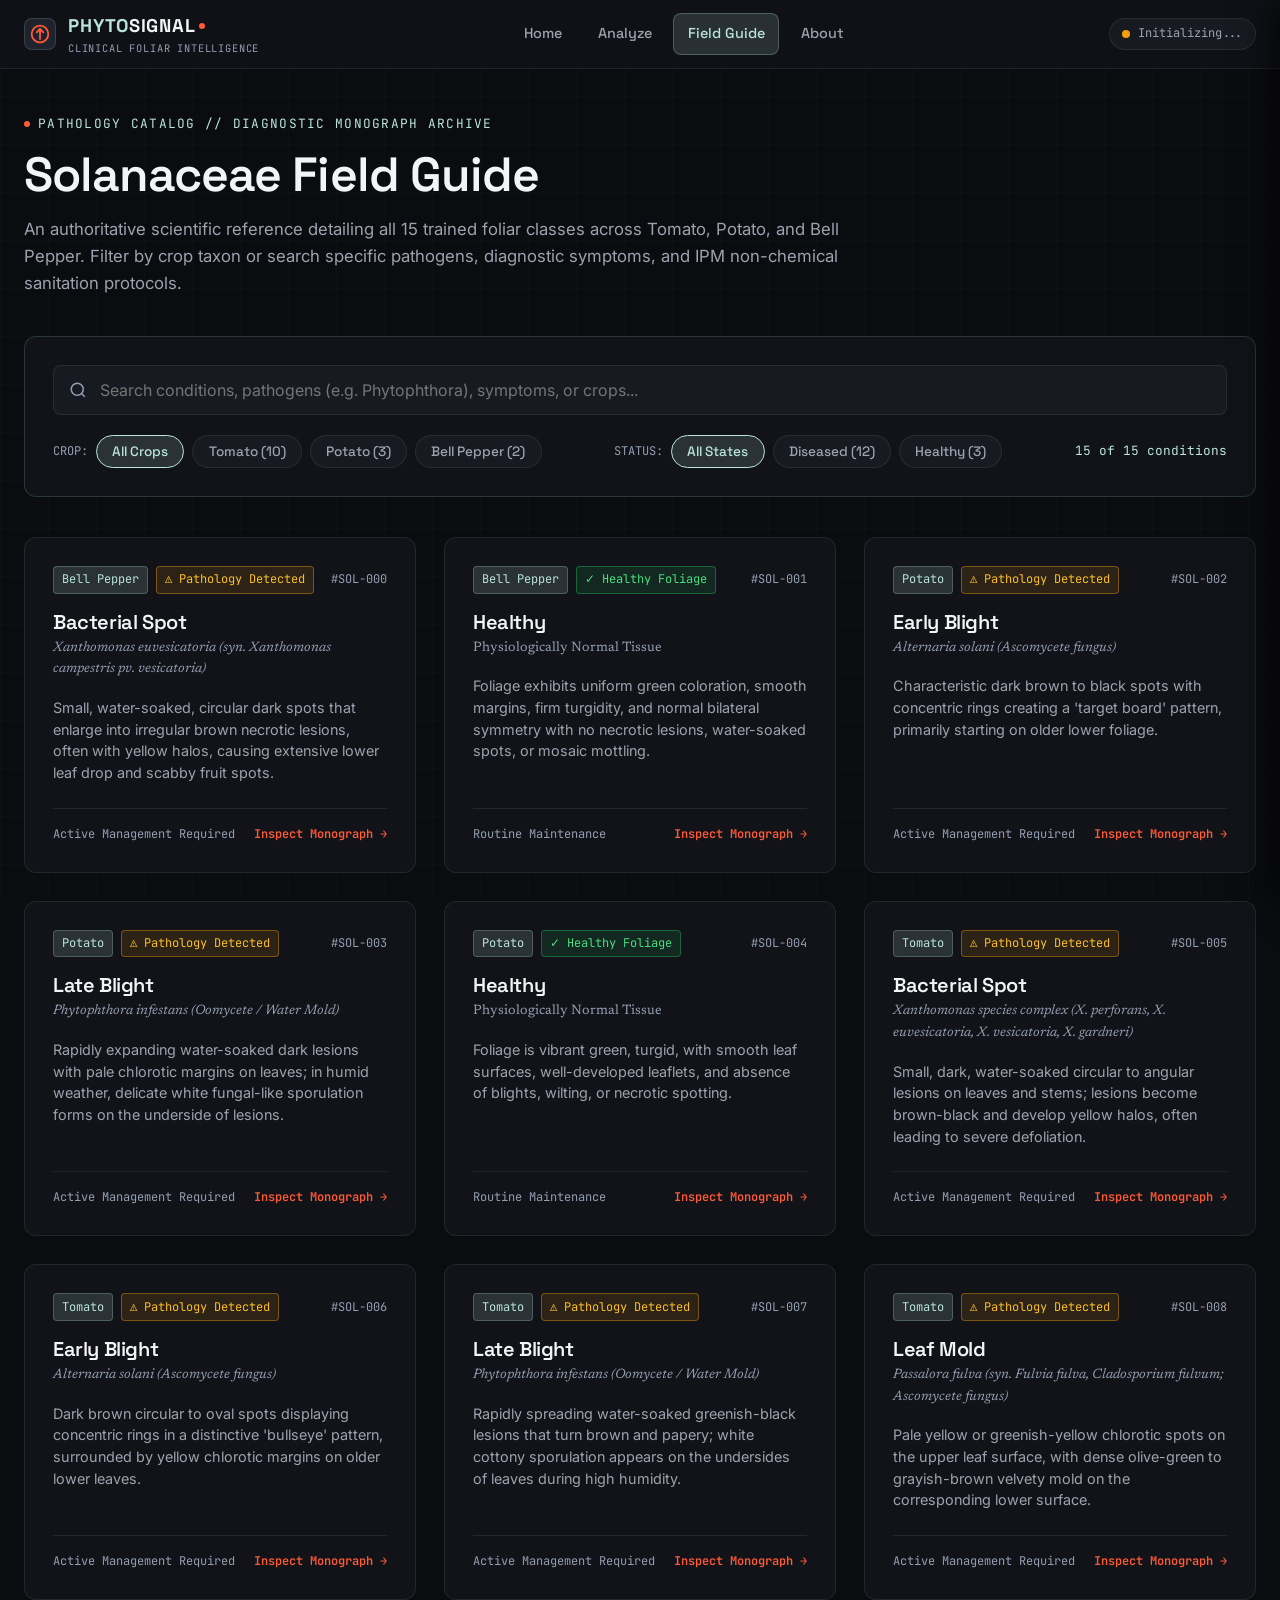
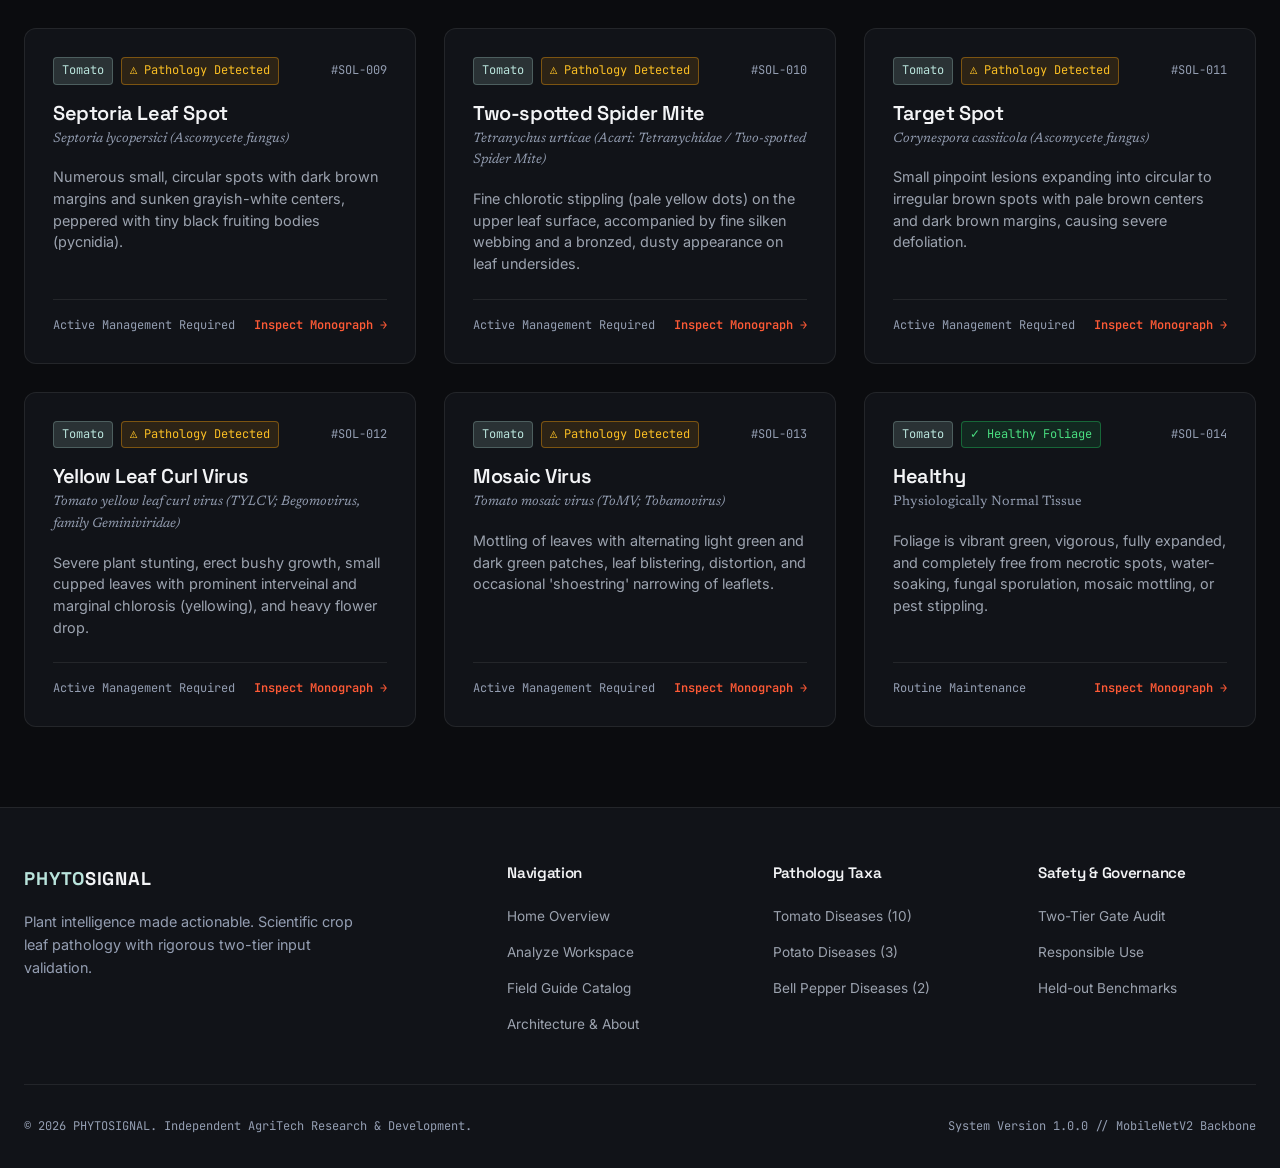
<file: frontend/field-guide.html>
<!DOCTYPE html>
<html lang="en">
<head>
  <meta charset="UTF-8">
  <meta name="viewport" content="width=device-width, initial-scale=1.0">
  <title>Pathology Field Guide — PHYTOSIGNAL</title>
  <meta name="description" content="Comprehensive Solanaceae pathology catalog. Symptoms, environmental drivers, cultural practices, and Integrated Pest Management (IPM) principles.">
  <link rel="stylesheet" href="css/styles.css">
</head>
<body>

  <!-- Site Header -->
  <header class="site-header app-header">
    <div class="container container-wide header-inner">
      <a href="index.html" class="brand-link" aria-label="PHYTOSIGNAL Home">
        <div class="brand-symbol" aria-hidden="true">
          <svg width="20" height="20" viewBox="0 0 24 24" fill="none" stroke="currentColor" stroke-width="2.2" stroke-linecap="round" stroke-linejoin="round">
            <path d="M12 2a10 10 0 0 1 10 10c0 5.5-4.5 10-10 10S2 17.5 2 12A10 10 0 0 1 12 2z"/>
            <path d="M12 6v12"/>
            <path d="M8 10l4-4 4 4"/>
          </svg>
        </div>
        <div class="brand-text">
          <span class="brand-name"><span class="phyto">PHYTO</span><span class="signal">SIGNAL</span><span class="dot"></span></span>
          <span class="brand-tagline">Clinical Foliar Intelligence</span>
        </div>
      </a>

      <!-- Desktop Navigation -->
      <nav class="main-nav" aria-label="Main Navigation">
        <a href="index.html" class="nav-link" data-route="/">Home</a>
        <a href="analyze.html" class="nav-link" data-route="/analyze">Analyze</a>
        <a href="field-guide.html" class="nav-link active" data-route="/field-guide">Field Guide</a>
        <a href="about.html" class="nav-link" data-route="/about">About</a>
      </nav>

      <!-- Telemetry Status & Mobile Toggle -->
      <div class="header-actions">
        <div class="readiness-pill" id="readiness-status-container" aria-live="polite">
          <span id="connection-status" class="status-indicator status-ready" aria-hidden="true"></span>
          <span id="connection-status-text">Model Ready</span>
        </div>

        <button type="button" id="mobile-menu-toggle" class="mobile-menu-btn" aria-label="Open navigation menu" aria-expanded="false" aria-controls="mobile-menu">
          <svg width="20" height="20" viewBox="0 0 24 24" fill="none" stroke="currentColor" stroke-width="2"><line x1="3" y1="12" x2="21" y2="12"/><line x1="3" y1="6" x2="21" y2="6"/><line x1="3" y1="18" x2="21" y2="18"/></svg>
        </button>
      </div>
    </div>
  </header>

  <!-- Mobile Navigation Drawer -->
  <div id="mobile-menu-backdrop" class="mobile-nav-backdrop"></div>
  <aside id="mobile-menu" class="mobile-nav-menu" aria-label="Mobile Navigation Drawer" aria-hidden="true">
    <div class="mobile-nav-header">
      <span class="brand-name"><span class="phyto">PHYTO</span><span class="signal">SIGNAL</span></span>
      <button type="button" id="mobile-menu-close" class="btn btn-secondary btn-sm" aria-label="Close menu">&times;</button>
    </div>
    <nav class="mobile-nav-links">
      <a href="index.html" class="nav-link">Home</a>
      <a href="analyze.html" class="nav-link">Analyze Workspace</a>
      <a href="field-guide.html" class="nav-link active">Pathology Field Guide</a>
      <a href="about.html" class="nav-link">About & Technology</a>
    </nav>
  </aside>

  <main class="container" style="padding-top: 2.5rem; padding-bottom: 5rem;">
    <!-- Page Header -->
    <div style="margin-bottom: 2.5rem;">
      <div class="kicker">Pathology Catalog // Diagnostic Monograph Archive</div>
      <h1 style="font-size: clamp(2rem, 4vw, 3rem); margin-bottom: 0.75rem;">Solanaceae Field Guide</h1>
      <p style="color: var(--text-secondary); max-width: 52rem; font-size: 1.05rem;">
        An authoritative scientific reference detailing all 15 trained foliar classes across Tomato, 
        Potato, and Bell Pepper. Filter by crop taxon or search specific pathogens, diagnostic symptoms, 
        and IPM non-chemical sanitation protocols.
      </p>
    </div>

    <!-- Catalog Controls: Search & Filter Pills -->
    <section class="catalog-controls" aria-label="Catalog Filtering Controls">
      <div class="search-input-wrapper">
        <svg class="search-icon" width="18" height="18" viewBox="0 0 24 24" fill="none" stroke="currentColor" stroke-width="2"><circle cx="11" cy="11" r="8"/><line x1="21" y1="21" x2="16.65" y2="16.65"/></svg>
        <input type="text" id="field-guide-search" class="search-input" placeholder="Search conditions, pathogens (e.g. Phytophthora), symptoms, or crops..." aria-label="Search pathology conditions">
        <button type="button" id="search-clear-btn" class="search-clear-btn" aria-label="Clear search query">&times;</button>
      </div>

      <div class="filter-groups-row">
        <!-- Crop Taxon Filters -->
        <div class="filter-pills-cluster">
          <span style="font-family:var(--font-mono); font-size:0.75rem; color:var(--text-muted); text-transform:uppercase;">Crop:</span>
          <button type="button" class="filter-btn crop-filter-btn active" data-crop="all">All Crops</button>
          <button type="button" class="filter-btn crop-filter-btn" data-crop="tomato">Tomato (10)</button>
          <button type="button" class="filter-btn crop-filter-btn" data-crop="potato">Potato (3)</button>
          <button type="button" class="filter-btn crop-filter-btn" data-crop="bell_pepper">Bell Pepper (2)</button>
        </div>

        <!-- Health Condition Filters -->
        <div class="filter-pills-cluster">
          <span style="font-family:var(--font-mono); font-size:0.75rem; color:var(--text-muted); text-transform:uppercase;">Status:</span>
          <button type="button" class="filter-btn health-filter-btn active" data-health="all">All States</button>
          <button type="button" class="filter-btn health-filter-btn" data-health="diseased">Diseased (12)</button>
          <button type="button" class="filter-btn health-filter-btn" data-health="healthy">Healthy (3)</button>
        </div>

        <span id="guide-result-count" style="font-family:var(--font-mono); font-size:0.8rem; color:var(--mineral-ice);">15 of 15 conditions</span>
      </div>
    </section>

    <!-- Pathology Cards Grid -->
    <div id="field-guide-cards-grid" class="guide-catalog-grid"></div>

    <!-- Empty Search State -->
    <div id="guide-no-results" class="empty-results-placeholder hidden" style="padding: 4rem 1rem;">
      <svg width="48" height="48" viewBox="0 0 24 24" fill="none" stroke="currentColor" stroke-width="1.5" style="color:var(--text-muted); margin-bottom:1rem;"><circle cx="11" cy="11" r="8"/><line x1="21" y1="21" x2="16.65" y2="16.65"/></svg>
      <h2 style="font-size:1.25rem; margin-bottom:0.5rem;">No Pathology Matches Found</h2>
      <p style="color:var(--text-muted); max-width:28rem;">No records matched your search query and filters. Try clearing search filters or entering a broader term.</p>
    </div>
  </main>

  <!-- Slide-Over Monograph Drawer -->
  <div id="drawer-backdrop" class="drawer-backdrop"></div>
  <aside id="monograph-drawer" class="monograph-drawer" role="dialog" aria-modal="true" aria-hidden="true" aria-labelledby="drawer-condition-title">
    <div class="drawer-header">
      <div class="drawer-header-left">
        <div style="display:flex; align-items:center; gap:0.5rem; margin-bottom:0.25rem;">
          <span id="drawer-crop-badge" class="badge-crop">Crop</span>
          <span id="drawer-health-badge" class="badge-status status-diseased">Diseased</span>
        </div>
        <h2 id="drawer-condition-title" class="drawer-condition-title">Condition</h2>
        <p id="drawer-causal-agent" class="drawer-causal-agent"></p>
      </div>
      <button type="button" id="drawer-close-btn" class="drawer-close-btn" aria-label="Close monograph">&times;</button>
    </div>

    <div id="drawer-body-content" class="drawer-body"></div>
  </aside>

  <!-- Site Footer -->
  <footer class="site-footer">
    <div class="container">
      <div class="footer-grid">
        <div class="footer-brand-col">
          <span class="brand-name"><span class="phyto">PHYTO</span><span class="signal">SIGNAL</span></span>
          <p class="footer-desc">
            Plant intelligence made actionable. Scientific crop leaf pathology with rigorous two-tier input validation.
          </p>
        </div>
        <div>
          <h3 class="footer-col-title">Navigation</h3>
          <ul class="footer-links">
            <li><a href="index.html">Home Overview</a></li>
            <li><a href="analyze.html">Analyze Workspace</a></li>
            <li><a href="field-guide.html">Field Guide Catalog</a></li>
            <li><a href="about.html">Architecture & About</a></li>
          </ul>
        </div>
        <div>
          <h3 class="footer-col-title">Pathology Taxa</h3>
          <ul class="footer-links">
            <li><a href="field-guide.html?crop=tomato">Tomato Diseases (10)</a></li>
            <li><a href="field-guide.html?crop=potato">Potato Diseases (3)</a></li>
            <li><a href="field-guide.html?crop=bell_pepper">Bell Pepper Diseases (2)</a></li>
          </ul>
        </div>
        <div>
          <h3 class="footer-col-title">Safety & Governance</h3>
          <ul class="footer-links">
            <li><a href="about.html#safety">Two-Tier Gate Audit</a></li>
            <li><a href="about.html#responsible-ai">Responsible Use</a></li>
            <li><a href="about.html#benchmarks">Held-out Benchmarks</a></li>
          </ul>
        </div>
      </div>

      <div class="footer-bottom">
        <span>&copy; 2026 PHYTOSIGNAL. Independent AgriTech Research & Development.</span>
        <span>System Version 1.0.0 // MobileNetV2 Backbone</span>
      </div>
    </div>
  </footer>

  <!-- Scripts -->
  <script src="js/api.js"></script>
  <script src="js/knowledge_data.js"></script>
  <script src="js/nav.js"></script>
  <script src="js/field-guide.js"></script>
</body>
</html>
</file>
<file: frontend/css/styles.css>
/* ==========================================================================
   PHYTOSIGNAL — Scientific AgriTech Design System
   Three-Color Visual Identity:
     1. Obsidian     — #111318 (Foundation, surfaces, dark atmosphere)
     2. Signal Coral — #FF5A36 (Primary action, key interactive focus, critical accents)
     3. Mineral Ice  — #B9E4DC (Analytical telemetry, scientific visualization, metadata)
   ========================================================================== */

@import url('https://fonts.googleapis.com/css2?family=Inter:wght@300;400;500;600;700&family=JetBrains+Mono:wght@400;500;600&family=Newsreader:ital,opsz,wght@0,6..72,400;0,6..72,500;0,6..72,600;1,6..72,400;1,6..72,500&family=Space+Grotesk:wght@400;500;600;700&display=swap');

:root {
  /* Three Brand Colors */
  --obsidian: #111318;
  --signal-coral: #FF5A36;
  --signal-coral-hover: #E04826;
  --signal-coral-glow: rgba(255, 90, 54, 0.25);
  --mineral-ice: #B9E4DC;
  --mineral-ice-muted: rgba(185, 228, 220, 0.15);
  --mineral-ice-border: rgba(185, 228, 220, 0.25);

  /* Deep Tonal Surfaces */
  --bg-deep: #0B0C0F;
  --bg-surface-1: #111318;
  --bg-surface-2: #171A21;
  --bg-surface-3: #1E232E;
  --bg-surface-4: #262D3A;

  /* Typography */
  --font-display: 'Space Grotesk', -apple-system, BlinkMacSystemFont, sans-serif;
  --font-body: 'Inter', -apple-system, BlinkMacSystemFont, sans-serif;
  --font-serif: 'Newsreader', Georgia, serif;
  --font-mono: 'JetBrains Mono', monospace;

  /* Text Colors */
  --text-primary: #F3F4F6;
  --text-secondary: #9CA3AF;
  --text-muted: #949EB2;
  --text-inverse: #0B0C0F;

  /* Semantic Status Colors (Preserved for accessible, accurate meaning) */
  --status-healthy-bg: rgba(34, 197, 94, 0.12);
  --status-healthy-border: rgba(34, 197, 94, 0.4);
  --status-healthy-text: #4ADE80;

  --status-diseased-bg: rgba(245, 158, 11, 0.12);
  --status-diseased-border: rgba(245, 158, 11, 0.4);
  --status-diseased-text: #FBBF24;

  --status-rejected-bg: rgba(255, 90, 54, 0.12);
  --status-rejected-border: rgba(255, 90, 54, 0.45);
  --status-rejected-text: #FF7859;

  /* Borders & Dividers */
  --border-subtle: rgba(255, 255, 255, 0.08);
  --border-medium: rgba(185, 228, 220, 0.16);
  --border-strong: rgba(185, 228, 220, 0.35);

  /* Radii */
  --radius-xs: 4px;
  --radius-sm: 8px;
  --radius-md: 12px;
  --radius-lg: 16px;
  --radius-xl: 24px;
  --radius-full: 9999px;

  /* Shadows */
  --shadow-sm: 0 2px 4px rgba(0, 0, 0, 0.3);
  --shadow-md: 0 4px 12px rgba(0, 0, 0, 0.4);
  --shadow-lg: 0 12px 32px rgba(0, 0, 0, 0.5);
  --shadow-coral: 0 8px 24px var(--signal-coral-glow);

  /* Transitions */
  --transition-fast: 150ms cubic-bezier(0.16, 1, 0.3, 1);
  --transition-normal: 250ms cubic-bezier(0.16, 1, 0.3, 1);
}

/* ==========================================================================
   Base & Reset
   ========================================================================== */
*,
*::before,
*::after {
  box-sizing: border-box;
  margin: 0;
  padding: 0;
}

html {
  font-size: 16px;
  scroll-behavior: smooth;
  color-scheme: dark;
}

body {
  background-color: var(--bg-deep);
  color: var(--text-primary);
  font-family: var(--font-body);
  font-size: 1rem;
  line-height: 1.6;
  -webkit-font-smoothing: antialiased;
  -moz-osx-font-smoothing: grayscale;
  min-height: 100vh;
  display: flex;
  flex-direction: column;
  overflow-x: hidden;
}

/* Background Subtle Technical Grid */
body::before {
  content: '';
  position: fixed;
  inset: 0;
  background-image:
    linear-gradient(to right, rgba(185, 228, 220, 0.02) 1px, transparent 1px),
    linear-gradient(to bottom, rgba(185, 228, 220, 0.02) 1px, transparent 1px);
  background-size: 48px 48px;
  pointer-events: none;
  z-index: 0;
}

/* Typography Defaults */
h1,
h2,
h3,
h4,
h5,
h6 {
  font-family: var(--font-display);
  font-weight: 600;
  line-height: 1.2;
  color: var(--text-primary);
  letter-spacing: -0.02em;
}

p {
  color: var(--text-secondary);
}

a {
  color: inherit;
  text-decoration: none;
}

button {
  cursor: pointer;
  border: none;
  background: none;
  font-family: inherit;
  font-size: inherit;
}

/* Global Focus-Visible Styling (WCAG 2.4.7 Focus Visible AA) */
:focus-visible {
  outline: 2px solid var(--mineral-ice);
  outline-offset: 2px;
}

img {
  max-width: 100%;
  display: block;
}

.visually-hidden {
  position: absolute !important;
  width: 1px !important;
  height: 1px !important;
  padding: 0 !important;
  margin: -1px !important;
  overflow: hidden !important;
  clip: rect(0, 0, 0, 0) !important;
  white-space: nowrap !important;
  border: 0 !important;
}

.hidden {
  display: none !important;
}

/* Container */
.container {
  width: 100%;
  max-width: 1280px;
  margin: 0 auto;
  padding: 0 1.5rem;
  position: relative;
  z-index: 1;
}

.container-wide {
  max-width: 1440px;
}

.container-narrow {
  max-width: 880px;
}

/* ==========================================================================
   Header & Global Navigation
   ========================================================================== */
.site-header {
  position: sticky;
  top: 0;
  z-index: 100;
  background-color: rgba(17, 19, 24, 0.85);
  backdrop-filter: blur(12px);
  -webkit-backdrop-filter: blur(12px);
  border-bottom: 1px solid var(--border-subtle);
  transition: border-color var(--transition-fast);
}

.header-inner {
  display: flex;
  align-items: center;
  justify-content: space-between;
  height: 4.25rem;
  gap: 1.5rem;
}

/* Brand Wordmark */
.brand-link {
  display: inline-flex;
  align-items: center;
  gap: 0.75rem;
  text-decoration: none;
}

.brand-symbol {
  width: 2rem;
  height: 2rem;
  display: flex;
  align-items: center;
  justify-content: center;
  background-color: var(--bg-surface-3);
  border: 1px solid var(--border-medium);
  border-radius: var(--radius-sm);
  color: var(--signal-coral);
  transition: transform var(--transition-fast), border-color var(--transition-fast);
}

.brand-link:hover .brand-symbol {
  transform: scale(1.05);
  border-color: var(--signal-coral);
}

.brand-text {
  display: flex;
  flex-direction: column;
}

.brand-name {
  font-family: var(--font-display);
  font-weight: 700;
  font-size: 1.15rem;
  letter-spacing: 0.05em;
  color: var(--text-primary);
  display: flex;
  align-items: center;
}

.brand-name .phyto {
  color: var(--mineral-ice);
}

.brand-name .signal {
  color: var(--text-primary);
}

.brand-name .dot {
  width: 6px;
  height: 6px;
  border-radius: 50%;
  background-color: var(--signal-coral);
  margin-left: 3px;
  display: inline-block;
}

.brand-tagline {
  font-family: var(--font-mono);
  font-size: 0.65rem;
  color: var(--text-muted);
  text-transform: uppercase;
  letter-spacing: 0.08em;
}

/* Nav Links */
.main-nav {
  display: flex;
  align-items: center;
  gap: 0.5rem;
}

.nav-link {
  font-family: var(--font-display);
  font-size: 0.9rem;
  font-weight: 500;
  color: var(--text-secondary);
  padding: 0.5rem 0.85rem;
  border-radius: var(--radius-sm);
  transition: color var(--transition-fast), background-color var(--transition-fast);
}

.nav-link:hover {
  color: var(--text-primary);
  background-color: var(--bg-surface-2);
}

.nav-link.active {
  color: var(--mineral-ice);
  background-color: var(--mineral-ice-muted);
  border: 1px solid var(--mineral-ice-border);
}

/* Header Telemetry Status */
.header-actions {
  display: flex;
  align-items: center;
  gap: 1rem;
}

.readiness-pill {
  display: inline-flex;
  align-items: center;
  gap: 0.5rem;
  padding: 0.35rem 0.75rem;
  background-color: var(--bg-surface-2);
  border: 1px solid var(--border-subtle);
  border-radius: var(--radius-full);
  font-family: var(--font-mono);
  font-size: 0.75rem;
  color: var(--text-secondary);
}

.status-indicator {
  width: 8px;
  height: 8px;
  border-radius: 50%;
  background-color: var(--text-muted);
  transition: background-color var(--transition-fast);
}

.status-indicator.status-ready {
  background-color: #22C55E;
  box-shadow: 0 0 8px rgba(34, 197, 94, 0.4);
}

.status-indicator.status-warning {
  background-color: #F59E0B;
}

.status-indicator.status-offline {
  background-color: var(--signal-coral);
}

.mobile-menu-btn {
  display: none;
  padding: 0.5rem;
  color: var(--text-primary);
  background-color: var(--bg-surface-2);
  border: 1px solid var(--border-subtle);
  border-radius: var(--radius-sm);
}

/* Mobile Drawer */
.mobile-nav-backdrop {
  position: fixed;
  inset: 0;
  background-color: rgba(0, 0, 0, 0.75);
  backdrop-filter: blur(4px);
  z-index: 199;
  opacity: 0;
  pointer-events: none;
  transition: opacity var(--transition-normal);
}

.mobile-nav-backdrop.visible {
  opacity: 1;
  pointer-events: auto;
}

.mobile-nav-menu {
  position: fixed;
  top: 0;
  right: 0;
  bottom: 0;
  width: min(80vw, 320px);
  background-color: var(--bg-surface-1);
  border-left: 1px solid var(--border-medium);
  z-index: 200;
  padding: 2rem 1.5rem;
  display: flex;
  flex-direction: column;
  gap: 1.5rem;
  transform: translateX(100%);
  transition: transform var(--transition-normal);
}

.mobile-nav-menu.open {
  transform: translateX(0);
}

.mobile-nav-header {
  display: flex;
  align-items: center;
  justify-content: space-between;
  padding-bottom: 1rem;
  border-bottom: 1px solid var(--border-subtle);
}

.mobile-nav-links {
  display: flex;
  flex-direction: column;
  gap: 0.75rem;
}

.mobile-nav-links .nav-link {
  font-size: 1.1rem;
  padding: 0.75rem 1rem;
}

/* ==========================================================================
   Buttons & Micro-Interactions
   ========================================================================== */
.btn {
  display: inline-flex;
  align-items: center;
  justify-content: center;
  gap: 0.5rem;
  font-family: var(--font-display);
  font-size: 0.95rem;
  font-weight: 600;
  padding: 0.75rem 1.5rem;
  border-radius: var(--radius-sm);
  transition: all var(--transition-fast);
  cursor: pointer;
  white-space: nowrap;
}

.btn-primary {
  background-color: var(--signal-coral);
  color: var(--obsidian);
  font-weight: 700;
  border: 1px solid var(--signal-coral);
  box-shadow: 0 4px 12px var(--signal-coral-glow);
}

.btn-primary svg {
  stroke: currentColor;
}

.btn-primary:hover:not(:disabled) {
  background-color: var(--signal-coral-hover);
  border-color: var(--signal-coral-hover);
  color: var(--obsidian);
  transform: translateY(-1px);
  box-shadow: 0 6px 16px var(--signal-coral-glow);
}

.btn-primary:active:not(:disabled) {
  background-color: var(--signal-coral-hover);
  color: var(--obsidian);
  transform: translateY(0);
}

.btn-primary:disabled {
  background-color: var(--signal-coral);
  color: var(--obsidian);
  opacity: 0.55;
  cursor: not-allowed;
  transform: none !important;
}

.btn-secondary {
  background-color: var(--bg-surface-3);
  color: var(--text-primary);
  border: 1px solid var(--border-medium);
}

.btn-secondary:hover:not(:disabled) {
  background-color: var(--bg-surface-4);
  border-color: var(--mineral-ice);
  color: var(--mineral-ice);
}

.btn-outline-danger {
  background-color: transparent;
  color: var(--signal-coral);
  border: 1px solid var(--status-rejected-border);
}

.btn-outline-danger:hover:not(:disabled) {
  background-color: var(--status-rejected-bg);
  border-color: var(--signal-coral);
}

.btn-sm {
  padding: 0.45rem 0.85rem;
  font-size: 0.8rem;
  border-radius: var(--radius-xs);
}

.btn-lg {
  padding: 0.9rem 2rem;
  font-size: 1.05rem;
}

.btn:disabled {
  opacity: 0.5;
  cursor: not-allowed;
  transform: none !important;
}

/* ==========================================================================
   Editorial Badges & Telemetry Pills
   ========================================================================== */
.badge {
  display: inline-flex;
  align-items: center;
  gap: 0.35rem;
  padding: 0.25rem 0.65rem;
  border-radius: var(--radius-full);
  font-family: var(--font-mono);
  font-size: 0.75rem;
  font-weight: 500;
  letter-spacing: 0.02em;
}

.badge-mineral {
  background-color: var(--mineral-ice-muted);
  border: 1px solid var(--mineral-ice-border);
  color: var(--mineral-ice);
}

.badge-coral {
  background-color: var(--signal-coral-glow);
  border: 1px solid rgba(255, 90, 54, 0.4);
  color: #FFA28C;
}

.badge-healthy {
  background-color: var(--status-healthy-bg);
  border: 1px solid var(--status-healthy-border);
  color: var(--status-healthy-text);
}

.badge-diseased {
  background-color: var(--status-diseased-bg);
  border: 1px solid var(--status-diseased-border);
  color: var(--status-diseased-text);
}

.badge-warning {
  background-color: var(--status-rejected-bg);
  border: 1px solid var(--status-rejected-border);
  color: var(--status-rejected-text);
}

.badge-confidence-high {
  background-color: rgba(34, 197, 94, 0.15);
  border: 1px solid rgba(34, 197, 94, 0.35);
  color: #4ade80;
}

.badge-confidence-moderate {
  background-color: rgba(245, 158, 11, 0.15);
  border: 1px solid rgba(245, 158, 11, 0.35);
  color: #fbbf24;
}

.badge-confidence-low {
  background-color: rgba(255, 90, 54, 0.15);
  border: 1px solid rgba(255, 90, 54, 0.35);
  color: #ff8a70;
}

.diagnosis-telemetry-strip {
  display: flex;
  flex-wrap: wrap;
  align-items: center;
  gap: 0.75rem;
  padding: 0.6rem 0.85rem;
  background-color: var(--bg-surface-3);
  border: 1px solid rgba(255, 255, 255, 0.05);
  border-radius: var(--radius-sm);
  margin-top: 1rem;
  font-family: var(--font-mono);
  font-size: 0.75rem;
  color: var(--text-secondary);
}

.diagnosis-telemetry-strip .telemetry-item {
  display: inline-flex;
  align-items: center;
  gap: 0.35rem;
}

.btn-xs {
  padding: 0.2rem 0.5rem;
  font-size: 0.7rem;
}

.recent-scans-section {
  margin-top: 1.5rem;
  padding-top: 1.25rem;
  border-top: 1px solid rgba(255, 255, 255, 0.06);
}

.recent-scans-grid {
  display: grid;
  grid-template-columns: repeat(auto-fill, minmax(130px, 1fr));
  gap: 0.5rem;
  margin-top: 0.75rem;
}

.recent-scan-item {
  display: flex;
  flex-direction: column;
  padding: 0.5rem;
  background: var(--bg-surface-2);
  border: 1px solid rgba(255, 255, 255, 0.05);
  border-radius: var(--radius-sm);
  cursor: pointer;
  transition: all 0.2s ease;
  text-align: left;
}

.recent-scan-item:hover {
  background: var(--bg-surface-3);
  border-color: var(--mineral-ice-border);
  transform: translateY(-2px);
}

.recent-scan-thumb {
  width: 100%;
  height: 60px;
  object-fit: cover;
  border-radius: var(--radius-xs);
  margin-bottom: 0.35rem;
  background: #000;
}

.recent-scan-thumb-placeholder {
  display: flex;
  align-items: center;
  justify-content: center;
  background: var(--bg-surface-3);
  border: 1px solid var(--border-subtle);
  color: var(--mineral-ice);
}

.recent-scan-title {
  font-size: 0.75rem;
  font-weight: 600;
  color: var(--text-primary);
  white-space: nowrap;
  overflow: hidden;
  text-overflow: ellipsis;
}

.recent-scan-meta {
  font-size: 0.65rem;
  font-family: var(--font-mono);
  color: var(--text-muted);
  display: flex;
  justify-content: space-between;
  margin-top: 0.2rem;
}

.kicker {
  font-family: var(--font-mono);
  font-size: 0.8rem;
  text-transform: uppercase;
  letter-spacing: 0.1em;
  color: var(--mineral-ice);
  margin-bottom: 0.75rem;
  display: inline-flex;
  align-items: center;
  gap: 0.5rem;
}

.kicker::before {
  content: '';
  display: inline-block;
  width: 6px;
  height: 6px;
  background-color: var(--signal-coral);
  border-radius: 50%;
}

/* ==========================================================================
   Hero Section (Home Page)
   ========================================================================== */
.hero-section {
  padding: 4.5rem 0 3.5rem;
  position: relative;
  overflow: hidden;
}

.hero-grid {
  display: grid;
  grid-template-columns: 1.15fr 0.85fr;
  gap: 3.5rem;
  align-items: center;
}

.hero-content {
  display: flex;
  flex-direction: column;
}

.hero-title {
  font-size: clamp(2.5rem, 5vw, 4rem);
  font-weight: 700;
  line-height: 1.08;
  letter-spacing: -0.03em;
  margin-bottom: 1.5rem;
  color: #FFFFFF;
}

.hero-title .highlight-mineral {
  color: var(--mineral-ice);
}

.hero-title .highlight-coral {
  color: var(--signal-coral);
}

.hero-description {
  font-size: 1.125rem;
  line-height: 1.6;
  color: var(--text-secondary);
  margin-bottom: 2rem;
  max-width: 36rem;
}

.hero-actions {
  display: flex;
  align-items: center;
  gap: 1rem;
  flex-wrap: wrap;
  margin-bottom: 2.5rem;
}

.hero-telemetry-strip {
  display: flex;
  gap: 1.75rem;
  padding-top: 1.75rem;
  border-top: 1px solid var(--border-subtle);
  flex-wrap: wrap;
}

.telemetry-item {
  display: flex;
  flex-direction: column;
}

.telemetry-label {
  font-family: var(--font-mono);
  font-size: 0.7rem;
  text-transform: uppercase;
  letter-spacing: 0.08em;
  color: var(--text-muted);
  margin-bottom: 0.25rem;
}

.telemetry-value {
  font-family: var(--font-display);
  font-size: 1.15rem;
  font-weight: 600;
  color: var(--mineral-ice);
}

/* Hero Specimen Framing Display */
.hero-specimen-frame {
  position: relative;
  background-color: var(--bg-surface-1);
  border: 1px solid var(--border-strong);
  border-radius: var(--radius-lg);
  padding: 1.25rem;
  box-shadow: var(--shadow-lg);
  overflow: hidden;
}

.specimen-stage-header {
  display: flex;
  align-items: center;
  justify-content: space-between;
  padding-bottom: 0.75rem;
  border-bottom: 1px solid var(--border-subtle);
  margin-bottom: 1rem;
  font-family: var(--font-mono);
  font-size: 0.75rem;
  color: var(--text-muted);
}

.specimen-code {
  color: var(--mineral-ice);
  font-weight: 500;
}

.specimen-image-wrapper {
  position: relative;
  border-radius: var(--radius-sm);
  overflow: hidden;
  background-color: var(--bg-deep);
  aspect-ratio: 4 / 3;
}

.specimen-image-wrapper img {
  width: 100%;
  height: 100%;
  object-fit: cover;
  transition: transform var(--transition-normal);
}

.hero-specimen-frame:hover .specimen-image-wrapper img {
  transform: scale(1.02);
}

/* Scientific Reticle Overlay */
.specimen-reticle {
  position: absolute;
  inset: 12px;
  border: 1px dashed rgba(185, 228, 220, 0.3);
  pointer-events: none;
  border-radius: var(--radius-xs);
}

.specimen-reticle::before,
.specimen-reticle::after {
  content: '';
  position: absolute;
  width: 12px;
  height: 12px;
  border-color: var(--mineral-ice);
  border-style: solid;
}

.specimen-reticle::before {
  top: -2px;
  left: -2px;
  border-width: 2px 0 0 2px;
}

.specimen-reticle::after {
  bottom: -2px;
  right: -2px;
  border-width: 0 2px 2px 0;
}

.specimen-data-overlay {
  position: absolute;
  bottom: 12px;
  left: 12px;
  right: 12px;
  padding: 0.65rem 0.85rem;
  background: rgba(17, 19, 24, 0.85);
  backdrop-filter: blur(8px);
  border: 1px solid var(--border-medium);
  border-radius: var(--radius-xs);
  display: flex;
  align-items: center;
  justify-content: space-between;
}

.specimen-tag-left {
  display: flex;
  flex-direction: column;
}

.specimen-tag-crop {
  font-family: var(--font-display);
  font-weight: 600;
  font-size: 0.85rem;
  color: var(--text-primary);
}

.specimen-tag-latin {
  font-style: italic;
  font-size: 0.7rem;
  color: var(--mineral-ice);
}

/* ==========================================================================
   Section Layouts
   ========================================================================== */
.section {
  padding: 5rem 0;
  position: relative;
}

.section-alt {
  background-color: var(--bg-surface-1);
  border-top: 1px solid var(--border-subtle);
  border-bottom: 1px solid var(--border-subtle);
}

.section-header {
  margin-bottom: 3.5rem;
}

.section-header.text-center {
  text-align: center;
  margin-left: auto;
  margin-right: auto;
  max-width: 48rem;
}

.section-title {
  font-size: clamp(1.85rem, 3.5vw, 2.75rem);
  letter-spacing: -0.025em;
  margin-bottom: 1rem;
}

.section-subtitle {
  font-size: 1.05rem;
  color: var(--text-secondary);
  line-height: 1.6;
}

/* ==========================================================================
   Cards & Content Modules
   ========================================================================== */
.card {
  background-color: var(--bg-surface-2);
  border: 1px solid var(--border-subtle);
  border-radius: var(--radius-md);
  padding: 1.75rem;
  transition: border-color var(--transition-fast), transform var(--transition-fast);
}

.card:hover {
  border-color: var(--border-strong);
}

/* 3-Step Scientific Flow Grid */
.steps-grid {
  display: grid;
  grid-template-columns: repeat(3, 1fr);
  gap: 2rem;
}

.step-card {
  background-color: var(--bg-surface-2);
  border: 1px solid var(--border-subtle);
  border-radius: var(--radius-md);
  padding: 2rem;
  position: relative;
  display: flex;
  flex-direction: column;
}

.step-number {
  font-family: var(--font-mono);
  font-size: 0.85rem;
  font-weight: 600;
  color: var(--signal-coral);
  margin-bottom: 1rem;
  display: flex;
  align-items: center;
  gap: 0.5rem;
}

.step-number::after {
  content: '';
  flex: 1;
  height: 1px;
  background-color: var(--border-subtle);
}

.step-title {
  font-size: 1.25rem;
  margin-bottom: 0.75rem;
  color: var(--text-primary);
}

.step-desc {
  font-size: 0.95rem;
  color: var(--text-secondary);
  line-height: 1.6;
  flex: 1;
}

.step-meta {
  margin-top: 1.5rem;
  padding-top: 1rem;
  border-top: 1px solid var(--border-subtle);
  font-family: var(--font-mono);
  font-size: 0.75rem;
  color: var(--mineral-ice);
}

/* Supported Crops Showcase */
.crops-grid {
  display: grid;
  grid-template-columns: repeat(3, 1fr);
  gap: 2rem;
}

.crop-card {
  background-color: var(--bg-surface-2);
  border: 1px solid var(--border-subtle);
  border-radius: var(--radius-md);
  padding: 2rem;
  display: flex;
  flex-direction: column;
  transition: transform var(--transition-fast), border-color var(--transition-fast);
}

.crop-card:hover {
  transform: translateY(-4px);
  border-color: var(--border-strong);
}

.crop-card-header {
  display: flex;
  align-items: center;
  justify-content: space-between;
  margin-bottom: 1rem;
}

.crop-icon-pill {
  width: 2.75rem;
  height: 2.75rem;
  border-radius: var(--radius-sm);
  background-color: var(--bg-surface-3);
  border: 1px solid var(--border-medium);
  display: flex;
  align-items: center;
  justify-content: center;
  font-size: 1.35rem;
}

.crop-count {
  font-family: var(--font-mono);
  font-size: 0.75rem;
  color: var(--mineral-ice);
  background-color: var(--mineral-ice-muted);
  border: 1px solid var(--mineral-ice-border);
  padding: 0.2rem 0.5rem;
  border-radius: var(--radius-xs);
}

.crop-card-title {
  font-size: 1.35rem;
  margin-bottom: 0.25rem;
}

.crop-latin {
  font-family: var(--font-serif);
  font-style: italic;
  color: var(--text-muted);
  font-size: 0.9rem;
  margin-bottom: 1.25rem;
}

.crop-conditions-list {
  list-style: none;
  display: flex;
  flex-direction: column;
  gap: 0.5rem;
  margin-bottom: 1.75rem;
  flex: 1;
}

.crop-conditions-list li {
  font-size: 0.85rem;
  color: var(--text-secondary);
  display: flex;
  align-items: center;
  gap: 0.5rem;
}

.crop-conditions-list li::before {
  content: '•';
  color: var(--mineral-ice);
}

.crop-link {
  font-family: var(--font-display);
  font-size: 0.85rem;
  font-weight: 600;
  color: var(--signal-coral);
  display: inline-flex;
  align-items: center;
  gap: 0.35rem;
  transition: gap var(--transition-fast);
}

.crop-link:hover {
  gap: 0.6rem;
}

/* ==========================================================================
   Product Capabilities Showcase (Landing Page)
   ========================================================================== */
.capabilities-grid {
  display: grid;
  grid-template-columns: repeat(3, 1fr);
  gap: 2rem;
}

.capability-card {
  background-color: var(--bg-surface-2);
  border: 1px solid var(--border-subtle);
  border-radius: var(--radius-md);
  padding: 2.25rem 2rem;
  display: flex;
  flex-direction: column;
  transition: transform var(--transition-fast), border-color var(--transition-fast), box-shadow var(--transition-fast);
}

.capability-card:hover {
  transform: translateY(-4px);
  border-color: var(--mineral-ice-border);
  box-shadow: var(--shadow-md);
}

.capability-icon {
  width: 3rem;
  height: 3rem;
  border-radius: var(--radius-sm);
  background-color: var(--bg-surface-3);
  border: 1px solid var(--border-medium);
  display: flex;
  align-items: center;
  justify-content: center;
  color: var(--signal-coral);
  margin-bottom: 1.5rem;
  flex-shrink: 0;
}

.capability-icon svg {
  width: 1.5rem;
  height: 1.5rem;
}

.capability-title {
  font-size: 1.2rem;
  font-weight: 600;
  color: var(--text-primary);
  margin-bottom: 0.65rem;
  line-height: 1.3;
}

.capability-desc {
  font-size: 0.92rem;
  color: var(--text-secondary);
  line-height: 1.6;
  flex: 1;
}

.capability-badge {
  margin-top: 1.5rem;
  padding-top: 1rem;
  border-top: 1px solid var(--border-subtle);
  font-family: var(--font-mono);
  font-size: 0.75rem;
  color: var(--mineral-ice);
  display: flex;
  align-items: center;
  gap: 0.4rem;
}

/* ==========================================================================
   Performance Evaluation & Empirical Metrics
   ========================================================================== */
.metrics-card-grid {
  display: grid;
  grid-template-columns: repeat(3, 1fr);
  gap: 2rem;
}

.metric-card {
  background-color: var(--bg-surface-2);
  border: 1px solid var(--border-medium);
  border-radius: var(--radius-md);
  padding: 2.25rem 1.75rem;
  text-align: center;
  display: flex;
  flex-direction: column;
  align-items: center;
  transition: border-color var(--transition-fast);
}

.metric-card:hover {
  border-color: var(--mineral-ice);
}

.metric-card-number {
  font-family: var(--font-display);
  font-size: 3rem;
  font-weight: 700;
  color: var(--mineral-ice);
  line-height: 1.1;
  margin-bottom: 0.5rem;
  letter-spacing: -0.02em;
}

.metric-card-caption {
  font-family: var(--font-mono);
  font-size: 0.8rem;
  font-weight: 600;
  color: var(--text-primary);
  text-transform: uppercase;
  letter-spacing: 0.05em;
  margin-bottom: 0.75rem;
}

.metric-card-desc {
  font-size: 0.85rem;
  color: var(--text-muted);
  line-height: 1.5;
}

.performance-disclaimer-card {
  margin-top: 2.5rem;
  padding: 1.75rem 2rem;
  background-color: var(--bg-surface-2);
  border: 1px solid var(--border-subtle);
  border-left: 3px solid var(--mineral-ice);
  border-radius: var(--radius-sm);
}

.disclaimer-title-row {
  display: flex;
  align-items: center;
  gap: 0.75rem;
  margin-bottom: 0.65rem;
}

.disclaimer-title {
  font-family: var(--font-display);
  font-size: 0.95rem;
  font-weight: 600;
  color: var(--text-primary);
}

.disclaimer-text {
  font-size: 0.88rem;
  color: var(--text-secondary);
  line-height: 1.65;
}

/* ==========================================================================
   Product Landing Final CTA Banner
   ========================================================================== */
.section-cta {
  padding: 6rem 0;
}

.cta-card {
  background: linear-gradient(180deg, var(--bg-surface-2) 0%, var(--bg-surface-1) 100%);
  border: 1px solid var(--border-medium);
  border-radius: var(--radius-lg);
  padding: 4.5rem 2.5rem;
  max-width: 56rem;
  margin: 0 auto;
  text-align: center;
  box-shadow: var(--shadow-lg);
  position: relative;
  overflow: hidden;
}

.cta-card::before {
  content: '';
  position: absolute;
  top: 0;
  left: 20%;
  right: 20%;
  height: 1px;
  background: linear-gradient(90deg, transparent, var(--signal-coral), transparent);
}

.cta-title {
  font-size: clamp(2rem, 4.5vw, 3rem);
  letter-spacing: -0.025em;
  margin: 1rem 0 1rem;
  color: var(--text-primary);
}

.cta-description {
  font-size: 1.125rem;
  color: var(--text-secondary);
  max-width: 40rem;
  margin: 0 auto 2.5rem;
  line-height: 1.65;
}

.cta-actions {
  display: flex;
  justify-content: center;
  align-items: center;
  gap: 1.25rem;
  flex-wrap: wrap;
}

/* ==========================================================================
   Analyze Workspace Studio Layout
   ========================================================================== */
.analyze-layout {
  display: grid;
  grid-template-columns: 1fr 1fr;
  gap: 2.5rem;
  align-items: start;
  margin: 2rem 0 4rem;
}

/* Drop Zone Ingestion Container */
.drop-zone {
  border: 2px dashed var(--border-strong);
  border-radius: var(--radius-md);
  padding: 3rem 2rem;
  text-align: center;
  background-color: var(--bg-surface-1);
  transition: all var(--transition-fast);
  display: flex;
  flex-direction: column;
  align-items: center;
  justify-content: center;
}

.drop-zone.dragover {
  border-color: var(--signal-coral);
  background-color: rgba(255, 90, 54, 0.04);
}

.drop-zone-icon-wrapper {
  width: 4rem;
  height: 4rem;
  border-radius: 50%;
  background-color: var(--bg-surface-3);
  border: 1px solid var(--border-medium);
  color: var(--mineral-ice);
  display: flex;
  align-items: center;
  justify-content: center;
  margin-bottom: 1.25rem;
}

.drop-zone-primary-text {
  font-family: var(--font-display);
  font-size: 1.15rem;
  font-weight: 600;
  color: var(--text-primary);
  margin-bottom: 0.35rem;
}

.drop-zone-subtext {
  font-size: 0.9rem;
  color: var(--text-muted);
  margin-bottom: 1.5rem;
}

.drop-zone-actions {
  display: flex;
  align-items: center;
  gap: 0.75rem;
  flex-wrap: wrap;
  justify-content: center;
  margin-bottom: 1.5rem;
}

.drop-zone-hint {
  font-family: var(--font-mono);
  font-size: 0.75rem;
  color: var(--text-muted);
}

/* Image Preview Container */
.preview-container {
  display: flex;
  flex-direction: column;
  gap: 1.5rem;
}

.preview-image-wrapper {
  position: relative;
  background-color: var(--bg-deep);
  border: 1px solid var(--border-medium);
  border-radius: var(--radius-md);
  overflow: hidden;
  max-height: 380px;
  display: flex;
  align-items: center;
  justify-content: center;
}

.preview-image {
  max-height: 380px;
  width: auto;
  object-fit: contain;
}

.preview-meta {
  display: grid;
  grid-template-columns: repeat(auto-fit, minmax(min(100%, 140px), 1fr));
  gap: 1rem;
  padding: 1rem;
  background-color: var(--bg-surface-2);
  border: 1px solid var(--border-subtle);
  border-radius: var(--radius-sm);
}

.meta-item {
  display: flex;
  flex-direction: column;
  overflow: hidden;
}

.meta-label {
  font-family: var(--font-mono);
  font-size: 0.7rem;
  text-transform: uppercase;
  letter-spacing: 0.05em;
  color: var(--text-muted);
  margin-bottom: 0.2rem;
}

.meta-value {
  font-family: var(--font-mono);
  font-size: 0.85rem;
  color: var(--mineral-ice);
  white-space: nowrap;
  overflow: hidden;
  text-overflow: ellipsis;
}

.preview-actions {
  display: flex;
  gap: 1rem;
}

/* Instant Test Specimen Presets */
.preset-section {
  margin-top: 2rem;
  padding-top: 1.75rem;
  border-top: 1px solid var(--border-subtle);
}

.preset-header {
  display: flex;
  align-items: center;
  justify-content: space-between;
  margin-bottom: 1rem;
}

.preset-title {
  font-family: var(--font-mono);
  font-size: 0.8rem;
  text-transform: uppercase;
  letter-spacing: 0.08em;
  color: var(--text-muted);
}

.preset-grid {
  display: grid;
  grid-template-columns: repeat(4, 1fr);
  gap: 0.75rem;
}

.preset-btn {
  background-color: var(--bg-surface-2);
  border: 1px solid var(--border-subtle);
  border-radius: var(--radius-sm);
  padding: 0.6rem;
  display: flex;
  flex-direction: column;
  align-items: center;
  text-align: center;
  gap: 0.4rem;
  transition: all var(--transition-fast);
}

.preset-btn:hover {
  border-color: var(--mineral-ice);
  transform: translateY(-2px);
}

.preset-thumb {
  width: 100%;
  aspect-ratio: 1;
  border-radius: var(--radius-xs);
  object-fit: cover;
  background-color: var(--bg-deep);
}

.preset-name {
  font-family: var(--font-display);
  font-size: 0.75rem;
  font-weight: 500;
  color: var(--text-secondary);
  line-height: 1.2;
}

/* Loading State */
.loading-container {
  display: flex;
  flex-direction: column;
  align-items: center;
  justify-content: center;
  padding: 4rem 2rem;
  text-align: center;
  background-color: var(--bg-surface-1);
  border: 1px solid var(--border-medium);
  border-radius: var(--radius-md);
}

.spinner {
  width: 3.5rem;
  height: 3.5rem;
  border: 3px solid var(--bg-surface-4);
  border-top-color: var(--signal-coral);
  border-right-color: var(--mineral-ice);
  border-radius: 50%;
  animation: spin 800ms linear infinite;
  margin-bottom: 1.5rem;
}

@keyframes spin {
  to {
    transform: rotate(360deg);
  }
}

.loading-title {
  font-size: 1.25rem;
  margin-bottom: 0.5rem;
}

.loading-subtitle {
  font-size: 0.9rem;
  color: var(--text-muted);
  max-width: 24rem;
}

/* ==========================================================================
   Diagnostic Evaluation & Monograph (Results Card)
   ========================================================================== */
.results-card {
  background-color: var(--bg-surface-1);
  border: 1px solid var(--border-medium);
  border-radius: var(--radius-md);
  padding: 2rem;
}

.card-header {
  display: flex;
  align-items: flex-start;
  justify-content: space-between;
  margin-bottom: 1.75rem;
  padding-bottom: 1.25rem;
  border-bottom: 1px solid var(--border-subtle);
  gap: 1rem;
}

.card-title {
  font-size: 1.35rem;
  margin-bottom: 0.25rem;
}

.card-description {
  font-size: 0.85rem;
  color: var(--text-muted);
}

/* Empty State */
.empty-results-placeholder {
  text-align: center;
  padding: 3.5rem 1.5rem;
  display: flex;
  flex-direction: column;
  align-items: center;
}

.empty-placeholder-radar {
  width: 4rem;
  height: 4rem;
  margin: 0 auto 1.25rem;
  display: flex;
  align-items: center;
  justify-content: center;
  background: rgba(185, 228, 220, 0.05);
  border: 1px dashed var(--mineral-ice-border);
  border-radius: 50%;
  color: var(--mineral-ice);
  animation: radarPulse 4s infinite ease-in-out;
}

@keyframes radarPulse {

  0%,
  100% {
    transform: scale(1);
    box-shadow: 0 0 0 0 rgba(185, 228, 220, 0.2);
  }

  50% {
    transform: scale(1.05);
    box-shadow: 0 0 0 8px rgba(185, 228, 220, 0);
  }
}

.empty-placeholder-icon {
  width: 2.25rem;
  height: 2.25rem;
}

.empty-placeholder-title {
  font-family: var(--font-display);
  font-size: 1.25rem;
  font-weight: 600;
  color: var(--text-primary);
  margin-bottom: 0.5rem;
}

.empty-placeholder-text {
  font-size: 0.92rem;
  color: var(--text-secondary);
  max-width: 32rem;
  margin: 0 auto 1.25rem;
  line-height: 1.6;
}

.empty-specs-strip {
  display: flex;
  flex-wrap: wrap;
  justify-content: center;
  gap: 0.5rem;
  margin-bottom: 2rem;
}

.spec-pill {
  font-family: var(--font-mono);
  font-size: 0.72rem;
  padding: 0.25rem 0.65rem;
  border-radius: var(--radius-full);
  background: var(--bg-surface-3);
  border: 1px solid var(--border-subtle);
  color: var(--text-secondary);
  display: inline-flex;
  align-items: center;
  gap: 0.35rem;
}

.empty-steps-container {
  display: grid;
  grid-template-columns: repeat(3, 1fr);
  gap: 1rem;
  margin-top: 1rem;
  width: 100%;
}

.empty-step {
  background-color: var(--bg-surface-2);
  border: 1px solid var(--border-subtle);
  border-radius: var(--radius-sm);
  padding: 1.25rem;
  text-align: left;
}

.empty-step-icon {
  font-size: 1.25rem;
  margin-bottom: 0.5rem;
  display: block;
}

.empty-step-title {
  display: block;
  font-family: var(--font-display);
  font-size: 0.85rem;
  color: var(--text-primary);
  margin-bottom: 0.25rem;
}

.empty-step-desc {
  font-size: 0.75rem;
  color: var(--text-muted);
  line-height: 1.4;
}

/* Rejection & Abstention State (Layer B Gate) */
#results-rejected,
#results-content {
  scroll-margin-top: 6rem;
}

@media (max-width: 900px) {

  #results-rejected,
  #results-content {
    scroll-margin-top: 13.5rem;
  }
}

.rejection-state {
  padding: 2.5rem 2rem;
  background-color: var(--bg-surface-2);
  border: 1px solid var(--status-rejected-border);
  border-radius: var(--radius-md);
  text-align: center;
  display: flex;
  flex-direction: column;
  align-items: center;
  margin-bottom: 1.5rem;
}

.rejection-icon {
  width: 3.5rem;
  height: 3.5rem;
  border-radius: 50%;
  background-color: var(--status-rejected-bg);
  color: var(--signal-coral);
  display: flex;
  align-items: center;
  justify-content: center;
  margin-bottom: 1.25rem;
}

.rejection-icon svg {
  width: 1.85rem;
  height: 1.85rem;
}

.rejection-headline {
  font-size: 1.25rem;
  margin: 0.85rem 0 0.5rem;
  color: var(--text-primary);
}

.rejection-detail {
  font-size: 0.95rem;
  color: var(--text-secondary);
  line-height: 1.6;
  max-width: 32rem;
  margin-bottom: 1.25rem;
}

.rejection-guidance-box {
  text-align: left;
  background: var(--bg-surface-1);
  border: 1px solid var(--border-subtle);
  border-radius: var(--radius-sm);
  padding: 1.15rem 1.35rem;
  margin: 0 auto 1.5rem;
  max-width: 32rem;
  width: 100%;
}

.rejection-guidance-title {
  font-family: var(--font-display);
  font-size: 0.8rem;
  font-weight: 600;
  text-transform: uppercase;
  letter-spacing: 0.06em;
  color: var(--text-primary);
  margin-bottom: 0.65rem;
}

.rejection-guidance-list {
  list-style: none;
  padding: 0;
  margin: 0;
  display: flex;
  flex-direction: column;
  gap: 0.45rem;
  font-size: 0.82rem;
  color: var(--text-secondary);
  line-height: 1.5;
}

.rejection-guidance-list li {
  position: relative;
  padding-left: 1.15rem;
}

.rejection-guidance-list li::before {
  content: '•';
  position: absolute;
  left: 0.2rem;
  color: var(--signal-coral);
  font-weight: bold;
}

/* Prediction Output Block */
.prediction-summary-banner {
  background-color: var(--bg-surface-2);
  border: 1px solid var(--border-strong);
  border-radius: var(--radius-md);
  padding: 1.75rem;
  margin-bottom: 2rem;
  display: flex;
  align-items: center;
  justify-content: space-between;
  gap: 1.5rem;
}

.diagnosis-thumb-wrapper {
  width: 72px;
  height: 72px;
  border-radius: var(--radius-sm);
  border: 1px solid var(--border-medium);
  overflow: hidden;
  flex-shrink: 0;
  background: var(--bg-surface-3);
}

.diagnosis-specimen-thumb {
  width: 100%;
  height: 100%;
  object-fit: cover;
  display: block;
}

.diagnosis-left {
  display: flex;
  flex-direction: column;
  flex: 1;
}

.diagnosis-crop {
  font-family: var(--font-mono);
  font-size: 0.8rem;
  text-transform: uppercase;
  letter-spacing: 0.08em;
  color: var(--mineral-ice);
  margin-bottom: 0.35rem;
}

.diagnosis-condition {
  font-size: clamp(1.5rem, 3vw, 2rem);
  font-weight: 700;
  color: var(--text-primary);
  margin-bottom: 0.85rem;
}

.diagnosis-badges {
  display: flex;
  align-items: center;
  gap: 0.75rem;
  flex-wrap: wrap;
}

.diagnosis-score-block {
  text-align: right;
  display: flex;
  flex-direction: column;
  align-items: flex-end;
}

.score-label {
  font-family: var(--font-mono);
  font-size: 0.7rem;
  text-transform: uppercase;
  color: var(--text-muted);
}

.score-value {
  font-family: var(--font-display);
  font-size: 2.25rem;
  font-weight: 700;
  color: var(--signal-coral);
  line-height: 1.1;
}

.score-caption {
  font-family: var(--font-mono);
  font-size: 0.65rem;
  color: var(--text-muted);
  text-transform: uppercase;
  letter-spacing: 0.05em;
  margin-top: 0.35rem;
  text-align: right;
}

.badge-primary-candidate {
  background-color: rgba(185, 228, 220, 0.15);
  border: 1px solid var(--mineral-ice-border);
  color: var(--mineral-ice);
  font-family: var(--font-mono);
  font-weight: 600;
  text-transform: uppercase;
  letter-spacing: 0.04em;
}

/* Candidate Predictions List */
.candidates-block {
  margin-bottom: 2.5rem;
}

.candidates-heading {
  font-family: var(--font-mono);
  font-size: 0.8rem;
  text-transform: uppercase;
  letter-spacing: 0.08em;
  color: var(--text-muted);
  margin-bottom: 0.85rem;
}

.candidates-list {
  display: flex;
  flex-direction: column;
  gap: 0.75rem;
}

.candidate-item {
  background-color: var(--bg-surface-2);
  border: 1px solid var(--border-subtle);
  border-radius: var(--radius-sm);
  padding: 0.85rem 1.15rem;
  transition: all var(--transition-fast);
  cursor: pointer;
}

.candidate-item:hover {
  border-color: var(--mineral-ice);
}

.candidate-item.candidate-active {
  background-color: var(--bg-surface-3);
  border-color: var(--mineral-ice);
  box-shadow: 0 0 0 1px var(--mineral-ice);
}

.candidate-header {
  display: flex;
  align-items: center;
  justify-content: space-between;
  gap: 0.5rem;
  flex-wrap: wrap;
  margin-bottom: 0.5rem;
}

.candidate-left {
  display: flex;
  align-items: center;
  gap: 0.65rem;
  flex-wrap: wrap;
}

.rank-badge {
  font-family: var(--font-mono);
  font-size: 0.75rem;
  font-weight: 600;
  color: var(--mineral-ice);
  background-color: var(--mineral-ice-muted);
  padding: 0.15rem 0.45rem;
  border-radius: var(--radius-xs);
}

.candidate-name {
  font-family: var(--font-display);
  font-size: 0.95rem;
  font-weight: 600;
  color: var(--text-primary);
}

.candidate-score {
  font-family: var(--font-mono);
  font-size: 0.95rem;
  font-weight: 600;
  color: var(--mineral-ice);
}

/* Candidate Progress Bar */
.candidate-progress-track {
  width: 100%;
  height: 4px;
  background-color: rgba(255, 255, 255, 0.08);
  border-radius: var(--radius-full);
  overflow: hidden;
}

.candidate-progress-fill {
  height: 100%;
  background: linear-gradient(90deg, var(--mineral-ice), var(--signal-coral));
  border-radius: var(--radius-full);
  transition: width var(--transition-normal);
}

/* Candidate Exploration Notice */
.candidate-exploration-notice {
  background-color: var(--mineral-ice-muted);
  border: 1px solid var(--mineral-ice-border);
  border-radius: var(--radius-sm);
  padding: 0.85rem 1.25rem;
  margin-bottom: 1.5rem;
  display: flex;
  align-items: center;
  justify-content: space-between;
}

.candidate-exploration-notice p {
  color: var(--mineral-ice);
  font-size: 0.85rem;
}

/* Agronomic Monograph Details */
.knowledge-section {
  background-color: var(--bg-surface-2);
  border: 1px solid var(--border-medium);
  border-radius: var(--radius-md);
  padding: 1.75rem;
  margin-bottom: 2rem;
}

/* Monograph Utility Controls Bar */
.monograph-controls-bar {
  display: flex;
  align-items: center;
  justify-content: space-between;
  flex-wrap: wrap;
  gap: 0.75rem;
  margin-bottom: 1.25rem;
  padding-bottom: 0.85rem;
  border-bottom: 1px solid var(--border-subtle);
}

.monograph-context-pill {
  font-family: var(--font-mono);
  font-size: 0.72rem;
  color: var(--mineral-ice);
  background: rgba(185, 228, 220, 0.08);
  border: 1px solid var(--mineral-ice-border);
  border-radius: var(--radius-full);
  padding: 0.2rem 0.65rem;
  display: inline-flex;
  align-items: center;
  gap: 0.35rem;
}

.monograph-toggle-group {
  display: flex;
  align-items: center;
  gap: 0.5rem;
}

.monograph-toggle-btn {
  background: var(--bg-surface-3);
  border: 1px solid var(--border-subtle);
  color: var(--text-secondary);
  font-family: var(--font-mono);
  font-size: 0.72rem;
  padding: 0.25rem 0.65rem;
  border-radius: var(--radius-xs);
  cursor: pointer;
  transition: all var(--transition-fast);
}

.monograph-toggle-btn:hover {
  background: var(--bg-surface-1);
  color: var(--text-primary);
  border-color: var(--border-medium);
}

/* Monograph Collapsible Accordions */
details.monograph-accordion {
  background: var(--bg-surface-1);
  border: 1px solid var(--border-subtle);
  border-radius: var(--radius-sm);
  margin-bottom: 0.75rem;
  overflow: hidden;
  transition: border-color var(--transition-fast), background-color var(--transition-fast);
}

details.monograph-accordion:hover {
  border-color: rgba(255, 255, 255, 0.15);
}

details.monograph-accordion[open] {
  border-color: var(--border-medium);
  background: var(--bg-surface-2);
}

summary.monograph-accordion-header {
  display: flex;
  align-items: center;
  justify-content: space-between;
  padding: 0.85rem 1.15rem;
  cursor: pointer;
  user-select: none;
  list-style: none;
  transition: background-color var(--transition-fast);
}

summary.monograph-accordion-header::-webkit-details-marker {
  display: none;
}

summary.monograph-accordion-header:hover {
  background: rgba(255, 255, 255, 0.02);
}

summary.monograph-accordion-header:focus-visible {
  outline: 2px solid var(--mineral-ice);
  outline-offset: -2px;
}

.accordion-header-left {
  display: flex;
  align-items: center;
  gap: 0.75rem;
  flex-wrap: wrap;
}

.accordion-chevron {
  display: inline-block;
  font-size: 0.75rem;
  color: var(--text-muted);
  transition: transform 0.2s ease, color 0.2s ease;
}

details.monograph-accordion[open] .accordion-chevron {
  transform: rotate(90deg);
  color: var(--mineral-ice);
}

.monograph-accordion-title {
  font-family: var(--font-display);
  font-size: 0.95rem;
  font-weight: 600;
  color: var(--text-primary);
  letter-spacing: 0.01em;
}

.accordion-count-badge {
  font-family: var(--font-mono);
  font-size: 0.65rem;
  color: var(--text-muted);
  background: var(--bg-surface-3);
  border: 1px solid var(--border-subtle);
  border-radius: var(--radius-full);
  padding: 0.1rem 0.5rem;
}

.monograph-accordion-body {
  padding: 1.15rem 1.25rem 1.25rem;
  border-top: 1px solid var(--border-subtle);
  font-size: 0.9rem;
  line-height: 1.6;
  color: var(--text-secondary);
}

/* Specialized Safety & Regulatory Accordion Accent */
details.monograph-accordion-safety {
  border-left: 3px solid var(--signal-coral);
}

details.monograph-accordion-safety[open] {
  border-color: rgba(255, 90, 54, 0.35);
  border-left: 3px solid var(--signal-coral);
}

details.monograph-accordion-safety summary .monograph-accordion-title {
  color: #FFA08A;
}

details.monograph-accordion-safety .accordion-count-badge {
  color: var(--signal-coral);
  background: rgba(255, 90, 54, 0.1);
  border-color: rgba(255, 90, 54, 0.25);
}

/* Monograph Body Elements */
.monograph-subheading {
  font-family: var(--font-display);
  font-size: 0.85rem;
  font-weight: 600;
  color: var(--text-primary);
  text-transform: uppercase;
  letter-spacing: 0.04em;
  margin: 1.15rem 0 0.5rem;
}

.monograph-subheading:first-child {
  margin-top: 0;
}

.monograph-lead {
  font-family: var(--font-serif);
  font-size: 1.05rem;
  line-height: 1.6;
  color: #ECEFF1;
  margin-bottom: 0.85rem;
}

.monograph-list {
  list-style: none;
  display: flex;
  flex-direction: column;
  gap: 0.45rem;
  margin-bottom: 0.75rem;
}

.monograph-list li {
  font-size: 0.88rem;
  color: var(--text-secondary);
  padding-left: 1.25rem;
  position: relative;
  line-height: 1.5;
}

.monograph-list li::before {
  content: '▸';
  position: absolute;
  left: 0;
  color: var(--mineral-ice);
}

.monograph-list.look-alikes li::before {
  color: var(--status-diseased-text);
}

.urgency-callout {
  padding: 0.85rem 1.15rem;
  background-color: var(--bg-surface-3);
  border-left: 3px solid var(--signal-coral);
  border-radius: var(--radius-xs);
  margin-bottom: 1rem;
  font-size: 0.88rem;
  color: var(--text-primary);
  line-height: 1.5;
}

.badge-urgency {
  font-family: var(--font-mono);
  font-size: 0.7rem;
  font-weight: 600;
  color: var(--signal-coral);
  text-transform: uppercase;
  margin-right: 0.5rem;
}

/* Citations & Source Card Items */
.source-card-item {
  background: var(--bg-surface-3);
  border: 1px solid var(--border-subtle);
  border-radius: var(--radius-xs);
  padding: 0.75rem 1rem;
  margin-bottom: 0.65rem;
}

.source-card-item:last-child {
  margin-bottom: 0;
}

.source-org {
  font-family: var(--font-mono);
  font-size: 0.7rem;
  color: var(--mineral-ice);
  text-transform: uppercase;
  letter-spacing: 0.05em;
  margin-bottom: 0.2rem;
}

.source-title {
  font-weight: 600;
  color: var(--text-primary);
  font-size: 0.88rem;
  margin: 0.15rem 0;
}

.source-claims {
  font-size: 0.8rem;
  color: var(--text-muted);
  line-height: 1.4;
}

.source-link {
  display: inline-flex;
  align-items: center;
  gap: 0.35rem;
  font-family: var(--font-mono);
  font-size: 0.75rem;
  color: var(--mineral-ice);
  text-decoration: none;
  margin-top: 0.4rem;
}

.source-link:hover {
  text-decoration: underline;
  color: #E0F2F1;
}

.sources-list {
  list-style: none;
  display: flex;
  flex-direction: column;
  gap: 0.35rem;
}

.sources-list li {
  font-size: 0.8rem;
  color: var(--text-muted);
}

.disclaimer-box {
  padding: 1rem;
  background-color: rgba(0, 0, 0, 0.3);
  border: 1px solid var(--border-subtle);
  border-radius: var(--radius-sm);
  font-size: 0.75rem;
  color: var(--text-muted);
  line-height: 1.5;
}

/* ==========================================================================
   Field Guide Pathology Catalog (field-guide.html)
   ========================================================================== */
.catalog-controls {
  background-color: var(--bg-surface-1);
  border: 1px solid var(--border-medium);
  border-radius: var(--radius-md);
  padding: 1.75rem;
  margin-bottom: 2.5rem;
  display: flex;
  flex-direction: column;
  gap: 1.25rem;
}

.search-input-wrapper {
  position: relative;
  width: 100%;
}

.search-input {
  width: 100%;
  padding: 0.85rem 1rem 0.85rem 2.85rem;
  background-color: var(--bg-surface-2);
  border: 1px solid var(--border-subtle);
  border-radius: var(--radius-sm);
  color: var(--text-primary);
  font-family: var(--font-body);
  font-size: 1rem;
  transition: border-color var(--transition-fast);
}

.search-input:focus {
  outline: none;
  border-color: var(--mineral-ice);
  box-shadow: 0 0 0 1px var(--mineral-ice);
}

.search-icon {
  position: absolute;
  left: 1rem;
  top: 50%;
  transform: translateY(-50%);
  color: var(--text-muted);
  pointer-events: none;
}

.search-clear-btn {
  position: absolute;
  right: 0.85rem;
  top: 50%;
  transform: translateY(-50%);
  background-color: var(--bg-surface-3);
  color: var(--text-muted);
  border-radius: 50%;
  width: 1.5rem;
  height: 1.5rem;
  display: none;
  align-items: center;
  justify-content: center;
  font-size: 0.75rem;
}

.search-clear-btn:hover {
  color: var(--text-primary);
}

.filter-groups-row {
  display: flex;
  align-items: center;
  justify-content: space-between;
  flex-wrap: wrap;
  gap: 1.25rem;
}

.filter-pills-cluster {
  display: flex;
  align-items: center;
  gap: 0.5rem;
  flex-wrap: wrap;
}

.filter-btn {
  font-family: var(--font-display);
  font-size: 0.85rem;
  font-weight: 500;
  padding: 0.45rem 0.95rem;
  border-radius: var(--radius-full);
  background-color: var(--bg-surface-2);
  border: 1px solid var(--border-subtle);
  color: var(--text-secondary);
  transition: all var(--transition-fast);
}

.filter-btn:hover {
  border-color: var(--mineral-ice);
  color: var(--text-primary);
}

.filter-btn.active {
  background-color: var(--mineral-ice-muted);
  border-color: var(--mineral-ice);
  color: var(--mineral-ice);
}

.guide-catalog-grid {
  display: grid;
  grid-template-columns: repeat(auto-fill, minmax(min(100%, 300px), 1fr));
  gap: 1.75rem;
}

.pathology-card {
  background-color: var(--bg-surface-1);
  border: 1px solid var(--border-subtle);
  border-radius: var(--radius-md);
  padding: 1.75rem;
  display: flex;
  flex-direction: column;
  transition: all var(--transition-fast);
  cursor: pointer;
}

.pathology-card:hover {
  transform: translateY(-3px);
  border-color: var(--mineral-ice);
  box-shadow: var(--shadow-md);
}

.pathology-card-header {
  display: flex;
  align-items: center;
  justify-content: space-between;
  margin-bottom: 1rem;
}

.pathology-badges {
  display: flex;
  align-items: center;
  gap: 0.5rem;
}

.badge-crop {
  font-family: var(--font-mono);
  font-size: 0.75rem;
  color: var(--mineral-ice);
  background-color: var(--mineral-ice-muted);
  border: 1px solid var(--mineral-ice-border);
  padding: 0.2rem 0.5rem;
  border-radius: var(--radius-xs);
}

.badge-status {
  font-family: var(--font-mono);
  font-size: 0.75rem;
  padding: 0.2rem 0.5rem;
  border-radius: var(--radius-xs);
}

.status-healthy {
  color: var(--status-healthy-text);
  background-color: var(--status-healthy-bg);
  border: 1px solid var(--status-healthy-border);
}

.status-diseased {
  color: var(--status-diseased-text);
  background-color: var(--status-diseased-bg);
  border: 1px solid var(--status-diseased-border);
}

.pathology-specimen-id {
  font-family: var(--font-mono);
  font-size: 0.75rem;
  color: var(--text-muted);
}

.pathology-title {
  font-size: 1.25rem;
  margin-bottom: 0.25rem;
  color: var(--text-primary);
}

.pathology-causal-agent {
  font-family: var(--font-serif);
  font-size: 0.85rem;
  color: var(--text-muted);
  margin-bottom: 1rem;
}

.pathology-summary {
  font-size: 0.9rem;
  color: var(--text-secondary);
  line-height: 1.5;
  margin-bottom: 1.5rem;
  flex: 1;
}

.pathology-card-footer {
  display: flex;
  align-items: center;
  justify-content: space-between;
  padding-top: 1rem;
  border-top: 1px solid var(--border-subtle);
  font-family: var(--font-mono);
  font-size: 0.75rem;
}

.pathology-urgency {
  color: var(--text-muted);
}

.pathology-inspect-action {
  color: var(--signal-coral);
  font-weight: 600;
  display: inline-flex;
  align-items: center;
  gap: 0.25rem;
}

/* Monograph Drawer (Slide-Over Panel) */
.drawer-backdrop {
  position: fixed;
  inset: 0;
  background-color: rgba(0, 0, 0, 0.75);
  backdrop-filter: blur(6px);
  z-index: 299;
  opacity: 0;
  pointer-events: none;
  transition: opacity var(--transition-normal);
}

.drawer-backdrop.visible {
  opacity: 1;
  pointer-events: auto;
}

.monograph-drawer {
  position: fixed;
  top: 0;
  right: 0;
  bottom: 0;
  width: min(92vw, 680px);
  background-color: var(--bg-surface-1);
  border-left: 1px solid var(--border-strong);
  z-index: 300;
  box-shadow: -8px 0 32px rgba(0, 0, 0, 0.7);
  display: flex;
  flex-direction: column;
  transform: translateX(100%);
  transition: transform var(--transition-normal);
}

.monograph-drawer.open {
  transform: translateX(0);
}

.drawer-header {
  padding: 1.75rem 2rem;
  border-bottom: 1px solid var(--border-subtle);
  display: flex;
  align-items: flex-start;
  justify-content: space-between;
  gap: 1rem;
  background-color: var(--bg-surface-2);
}

.drawer-header-left {
  display: flex;
  flex-direction: column;
}

.drawer-condition-title {
  font-size: 1.5rem;
  margin: 0.5rem 0 0.25rem;
  color: var(--text-primary);
}

.drawer-causal-agent {
  font-size: 0.85rem;
  color: var(--text-secondary);
}

.drawer-close-btn {
  background-color: var(--bg-surface-3);
  border: 1px solid var(--border-subtle);
  color: var(--text-secondary);
  border-radius: var(--radius-sm);
  width: 2.25rem;
  height: 2.25rem;
  display: flex;
  align-items: center;
  justify-content: center;
  transition: all var(--transition-fast);
}

.drawer-close-btn:hover {
  background-color: var(--bg-surface-4);
  color: var(--text-primary);
}

.drawer-body {
  padding: 2rem;
  overflow-y: auto;
  flex: 1;
}

/* ==========================================================================
   About & Technology Page (about.html)
   ========================================================================== */
.about-hero {
  padding: 4rem 0 3rem;
  text-align: center;
  max-width: 52rem;
  margin: 0 auto;
}

.about-article {
  max-width: 52rem;
  margin: 0 auto 5rem;
  display: flex;
  flex-direction: column;
  gap: 3.5rem;
}

.article-block {
  display: flex;
  flex-direction: column;
  gap: 1.25rem;
}

.article-heading {
  font-size: 1.75rem;
  color: var(--text-primary);
  border-bottom: 1px solid var(--border-subtle);
  padding-bottom: 0.75rem;
}

.article-text {
  font-size: 1.05rem;
  color: var(--text-secondary);
  line-height: 1.7;
}

.article-lead {
  font-family: var(--font-serif);
  font-size: 1.25rem;
  line-height: 1.6;
  color: #ECEFF1;
}

.metrics-strip {
  display: grid;
  grid-template-columns: repeat(3, 1fr);
  gap: 1.5rem;
  margin: 1.5rem 0;
}

.metric-box {
  background-color: var(--bg-surface-2);
  border: 1px solid var(--border-medium);
  border-radius: var(--radius-sm);
  padding: 1.5rem;
  text-align: center;
}

.metric-number {
  font-family: var(--font-display);
  font-size: 2.25rem;
  font-weight: 700;
  color: var(--mineral-ice);
  margin-bottom: 0.35rem;
}

.metric-caption {
  font-family: var(--font-mono);
  font-size: 0.75rem;
  color: var(--text-muted);
  text-transform: uppercase;
}

/* ==========================================================================
   Footer
   ========================================================================== */
.site-footer {
  margin-top: auto;
  background-color: var(--bg-surface-1);
  border-top: 1px solid var(--border-subtle);
  padding: 3.5rem 0 2rem;
}

.footer-grid {
  display: grid;
  grid-template-columns: 2fr 1fr 1fr 1fr;
  gap: 3rem;
  margin-bottom: 3rem;
}

.footer-brand-col {
  display: flex;
  flex-direction: column;
  gap: 1rem;
}

.footer-desc {
  font-size: 0.9rem;
  color: var(--text-muted);
  max-width: 22rem;
  line-height: 1.6;
}

.footer-col-title {
  font-family: var(--font-display);
  font-size: 0.95rem;
  font-weight: 600;
  color: var(--text-primary);
  margin-bottom: 1.25rem;
}

.footer-links {
  list-style: none;
  display: flex;
  flex-direction: column;
  gap: 0.65rem;
}

.footer-links a {
  font-size: 0.85rem;
  color: var(--text-secondary);
  transition: color var(--transition-fast);
}

.footer-links a:hover {
  color: var(--mineral-ice);
}

.footer-bottom {
  padding-top: 2rem;
  border-top: 1px solid var(--border-subtle);
  display: flex;
  align-items: center;
  justify-content: space-between;
  flex-wrap: wrap;
  gap: 1rem;
  font-family: var(--font-mono);
  font-size: 0.75rem;
  color: var(--text-muted);
}

/* ==========================================================================
   Alert Banners & Toasts
   ========================================================================== */
.alert-banner {
  padding: 1rem 1.5rem;
  background-color: var(--status-rejected-bg);
  border-bottom: 1px solid var(--status-rejected-border);
  display: flex;
  align-items: center;
  justify-content: space-between;
  gap: 1rem;
  position: relative;
  z-index: 90;
}

.alert-message-text {
  font-size: 0.9rem;
  color: var(--status-rejected-text);
}

.alert-dismiss-btn {
  color: var(--status-rejected-text);
  font-size: 1.25rem;
  line-height: 1;
}

.toast {
  position: fixed;
  bottom: 2rem;
  right: 2rem;
  background-color: var(--bg-surface-3);
  border: 1px solid var(--mineral-ice);
  color: var(--text-primary);
  padding: 0.85rem 1.5rem;
  border-radius: var(--radius-sm);
  font-family: var(--font-display);
  font-size: 0.9rem;
  box-shadow: var(--shadow-lg);
  z-index: 1000;
  transform: translateY(100px);
  opacity: 0;
  transition: all var(--transition-fast);
  pointer-events: none;
}

.toast.show {
  transform: translateY(0);
  opacity: 1;
}

/* ==========================================================================
   Responsive Adaptations
   ========================================================================== */
@media (max-width: 1024px) {
  .hero-grid {
    grid-template-columns: 1fr;
    gap: 2.5rem;
  }

  .analyze-layout {
    grid-template-columns: 1fr;
    gap: 2rem;
  }

  .steps-grid {
    grid-template-columns: repeat(2, 1fr);
  }

  .crops-grid {
    grid-template-columns: repeat(auto-fit, minmax(280px, 1fr));
  }

  .capabilities-grid {
    grid-template-columns: repeat(2, 1fr);
  }

  .footer-grid {
    grid-template-columns: 1fr 1fr;
    gap: 2rem;
  }
}

@media (max-width: 768px) {
  .main-nav {
    display: none;
  }

  .mobile-menu-btn {
    display: flex;
    min-height: 44px;
    min-width: 44px;
    align-items: center;
    justify-content: center;
  }

  .preset-grid {
    grid-template-columns: repeat(2, 1fr);
  }

  .metrics-strip {
    grid-template-columns: 1fr;
  }

  .metrics-card-grid {
    grid-template-columns: 1fr;
  }

  .steps-grid {
    grid-template-columns: 1fr;
  }

  .empty-steps-container {
    grid-template-columns: 1fr;
  }

  .prediction-summary-banner {
    flex-direction: column;
  }

  .diagnosis-score-block {
    align-items: flex-start;
  }

  .footer-grid {
    grid-template-columns: 1fr;
  }
}

@media (max-width: 640px) {
  .container {
    padding: 0 1rem;
  }

  .guide-catalog-grid {
    grid-template-columns: 1fr;
    gap: 1.25rem;
  }

  .capabilities-grid {
    grid-template-columns: 1fr;
    gap: 1.25rem;
  }

  .preview-meta {
    grid-template-columns: 1fr;
  }

  .filter-groups-row {
    flex-direction: column;
    align-items: stretch;
    gap: 1rem;
  }

  .filter-pills-cluster {
    width: 100%;
  }

  .filter-btn {
    min-height: 44px;
    padding: 0.5rem 0.85rem;
  }

  .btn {
    min-height: 44px;
  }

  .preset-grid {
    grid-template-columns: 1fr;
  }

  .preset-btn {
    min-height: 44px;
  }

  .cta-card {
    padding: 3rem 1.25rem;
  }

  .cta-actions {
    flex-direction: column;
    width: 100%;
  }

  .cta-actions .btn {
    width: 100%;
  }
}

@media (max-width: 480px) {
  .hero-title {
    font-size: clamp(1.75rem, 7vw, 2.35rem);
  }

  .candidate-header {
    flex-wrap: wrap;
    gap: 0.5rem;
  }

  .candidate-left {
    width: 100%;
    justify-content: space-between;
  }

  .drop-zone {
    padding: 2rem 1rem;
  }
}

/* Screen visibility for Print-Only Container */
.print-only-report,
#print-report-container {
  display: none !important;
}

/* ==========================================================================
   Analyze Page — Premium Scientific Agritech Theme
   Palette: Deep Forest Green (#14382A), Warm Ivory (#FAF9F5), Muted Sage (#E5EBE5),
            Dark Charcoal Text (#19211C), Botanical Green (#2D7A58)
   ========================================================================== */
body.analyze-page {
  background-color: #FAF9F5;
  color: #19211C;
  --bg-deep: #F3F1EA;
  --bg-surface-1: #FFFFFF;
  --bg-surface-2: #F5F7F4;
  --bg-surface-3: #EBF0EB;
  --bg-surface-4: #DFE6DF;
  --text-primary: #19211C;
  --text-secondary: #4A5650;
  --text-muted: #6B7B72;
  --border-subtle: #E2E8E2;
  --border-medium: #D0DCD0;
  --border-strong: #AEC2AE;
  --shadow-sm: 0 1px 3px rgba(20, 56, 42, 0.05);
  --shadow-md: 0 4px 14px rgba(20, 56, 42, 0.06);
  --shadow-lg: 0 10px 28px rgba(20, 56, 42, 0.08);
}

body.analyze-page::before {
  background-image:
    linear-gradient(to right, rgba(20, 56, 42, 0.03) 1px, transparent 1px),
    linear-gradient(to bottom, rgba(20, 56, 42, 0.03) 1px, transparent 1px);
}

body.analyze-page .site-header {
  background-color: #FFFFFF;
  border-bottom: 1px solid #E2E8E2;
  box-shadow: 0 1px 3px rgba(20, 56, 42, 0.04);
}

body.analyze-page .brand-name {
  color: #14382A;
}

body.analyze-page .brand-symbol {
  background-color: #14382A;
  color: #FFFFFF;
}

body.analyze-page .brand-name .signal {
  color: #2D7A58;
}

body.analyze-page .brand-tagline {
  color: #6B7B72;
}

body.analyze-page .nav-link {
  color: #4A5650;
}

body.analyze-page .nav-link:hover,
body.analyze-page .nav-link.active {
  color: #14382A;
  background-color: #EBF0EB;
}

body.analyze-page .readiness-pill {
  background-color: #EBF0EB;
  border: 1px solid #D0DCD0;
  color: #14382A;
}

body.analyze-page .status-ready {
  background-color: #2D7A58;
  box-shadow: 0 0 0 3px rgba(45, 122, 88, 0.2);
}

/* Page Header */
.analyze-page-header {
  margin-bottom: 2rem;
}

.kicker-pulse {
  display: inline-block;
  width: 6px;
  height: 6px;
  border-radius: 50%;
  background-color: #2D7A58;
  margin-right: 0.5rem;
  box-shadow: 0 0 0 3px rgba(45, 122, 88, 0.2);
}

.analyze-page-title {
  font-family: var(--font-display);
  font-size: clamp(2rem, 3.5vw, 2.75rem);
  color: #14382A;
  margin-bottom: 0.5rem;
  font-weight: 700;
  letter-spacing: -0.03em;
}

.analyze-page-desc {
  color: #4A5650;
  max-width: 48rem;
  font-size: 1.05rem;
  line-height: 1.6;
  margin-bottom: 1.25rem;
}

.scope-tags-bar {
  display: flex;
  flex-wrap: wrap;
  gap: 0.6rem;
  align-items: center;
}

.scope-tag {
  display: inline-flex;
  align-items: center;
  gap: 0.45rem;
  padding: 0.3rem 0.75rem;
  background-color: #FFFFFF;
  border: 1px solid #D0DCD0;
  border-radius: var(--radius-full);
  font-size: 0.8rem;
  font-weight: 500;
  color: #14382A;
  box-shadow: 0 1px 2px rgba(20, 56, 42, 0.03);
}

.scope-tag em {
  color: #6B7B72;
  font-style: italic;
  font-weight: 400;
}

.tag-dot {
  width: 6px;
  height: 6px;
  border-radius: 50%;
  background-color: #2D7A58;
}

/* Studio & Results Cards */
body.analyze-page .card,
body.analyze-page .specimen-studio-card,
body.analyze-page .results-card {
  background-color: #FFFFFF;
  border: 1px solid #D8E0D7;
  border-radius: var(--radius-lg);
  box-shadow: 0 2px 12px rgba(20, 56, 42, 0.04);
}

/* Dropzone */
body.analyze-page .drop-zone {
  border: 2px dashed #AEC2AE;
  border-radius: var(--radius-md);
  background-color: #F8FAF8;
  padding: 3rem 2rem;
  transition: all var(--transition-fast);
}

body.analyze-page .drop-zone:hover,
body.analyze-page .drop-zone.drag-over {
  border-color: #2D7A58;
  background-color: #EFF6F0;
  transform: translateY(-1px);
}

body.analyze-page .drop-zone-icon-wrapper {
  background-color: #EBF0EB;
  border: 1px solid #D0DCD0;
  color: #14382A;
}

body.analyze-page .drop-zone-primary-text {
  color: #14382A;
  font-weight: 600;
}

body.analyze-page .drop-zone-subtext {
  color: #6B7B72;
}

body.analyze-page .drop-zone-hint {
  color: #7A8A80;
}

/* Buttons in Analyze Page */
body.analyze-page .btn-primary {
  background-color: #14382A;
  color: #FFFFFF;
  border: 1px solid #14382A;
  box-shadow: 0 2px 6px rgba(20, 56, 42, 0.2);
}

body.analyze-page .btn-primary:hover {
  background-color: #1E503C;
  border-color: #1E503C;
  transform: translateY(-1px);
  box-shadow: 0 4px 12px rgba(20, 56, 42, 0.25);
}

body.analyze-page .btn-secondary {
  background-color: #F0F4F0;
  color: #14382A;
  border: 1px solid #D0DCD0;
}

body.analyze-page .btn-secondary:hover {
  background-color: #E2ECE2;
  border-color: #AEC2AE;
  color: #0D261C;
}

/* Presets */
body.analyze-page .preset-section {
  border-top: 1px solid #E2E8E2;
}

body.analyze-page .preset-title {
  color: #4A5650;
  font-weight: 600;
}

body.analyze-page .preset-btn {
  background-color: #FFFFFF;
  border: 1px solid #D8E0D7;
  box-shadow: 0 1px 3px rgba(20, 56, 42, 0.03);
}

body.analyze-page .preset-btn:hover {
  border-color: #2D7A58;
  background-color: #F8FAF8;
  box-shadow: 0 4px 10px rgba(20, 56, 42, 0.08);
}

body.analyze-page .preset-name {
  color: #14382A;
  font-weight: 600;
}

/* Empty State */
body.analyze-page .empty-placeholder-radar {
  background: #EBF0EB;
  border-color: #AEC2AE;
  color: #14382A;
}

body.analyze-page .empty-placeholder-title {
  color: #14382A;
}

body.analyze-page .empty-placeholder-text {
  color: #4A5650;
}

body.analyze-page .spec-pill {
  background-color: #F0F4F0;
  border: 1px solid #D0DCD0;
  color: #14382A;
  font-weight: 500;
}

body.analyze-page .spec-dot {
  display: inline-block;
  width: 5px;
  height: 5px;
  border-radius: 50%;
  background-color: #2D7A58;
  margin-right: 0.4rem;
}

body.analyze-page .empty-step {
  background-color: #F8FAF8;
  border: 1px solid #E2E8E2;
}

body.analyze-page .empty-step-num {
  font-family: var(--font-mono);
  font-size: 0.75rem;
  font-weight: 700;
  color: #2D7A58;
  background: #EBF0EB;
  padding: 0.15rem 0.45rem;
  border-radius: 4px;
}

body.analyze-page .empty-step-title {
  color: #14382A;
}

body.analyze-page .empty-step-desc {
  color: #6B7B72;
}

/* Results Content */
body.analyze-page .prediction-summary-banner {
  background-color: #F5F8F5;
  border: 1px solid #D0DCD0;
  border-radius: var(--radius-md);
  padding: 1.5rem;
}

body.analyze-page .diagnosis-crop {
  color: #2D7A58;
  font-weight: 600;
  text-transform: uppercase;
  letter-spacing: 0.05em;
}

body.analyze-page .diagnosis-condition {
  color: #14382A;
  font-size: 1.75rem;
  font-weight: 700;
}

body.analyze-page .score-value {
  color: #14382A;
  font-weight: 700;
}

body.analyze-page .score-label {
  color: #6B7B72;
}

body.analyze-page .score-caption {
  color: #7A8A80;
}

/* Badges */
body.analyze-page .badge-mineral {
  background-color: #EBF0EB;
  border-color: #D0DCD0;
  color: #14382A;
}

body.analyze-page .badge-diseased {
  background-color: #FDF2E9;
  border-color: #F5CBA7;
  color: #B93815;
}

body.analyze-page .badge-healthy {
  background-color: #EBF7EE;
  border-color: #B9E6C3;
  color: #1A7F37;
}

body.analyze-page .badge-confidence-high {
  background-color: #EBF0EB;
  border-color: #BCD4C4;
  color: #14382A;
}

/* Candidates Block */
body.analyze-page .candidates-heading {
  color: #14382A;
  font-weight: 600;
}

body.analyze-page .candidate-item {
  background-color: #FFFFFF;
  border: 1px solid #D8E0D7;
}

body.analyze-page .candidate-item:hover {
  border-color: #2D7A58;
  box-shadow: 0 2px 8px rgba(20, 56, 42, 0.05);
}

body.analyze-page .candidate-name {
  color: #14382A;
  font-weight: 600;
}

body.analyze-page .candidate-score {
  color: #14382A;
  font-weight: 600;
}

body.analyze-page .progress-track {
  background-color: #EBF0EB;
}

body.analyze-page .progress-fill {
  background-color: #2D7A58;
}

body.analyze-page .progress-fill-secondary {
  background-color: #6B8E7D;
}

/* Accordions / Monograph */
body.analyze-page .monograph-heading {
  color: #14382A;
}

body.analyze-page details.monograph-accordion {
  background-color: #FFFFFF;
  border: 1px solid #D8E0D7;
}

body.analyze-page .monograph-accordion-header {
  color: #14382A;
}

body.analyze-page .monograph-accordion-title {
  color: #14382A;
  font-weight: 600;
}

body.analyze-page .monograph-accordion-body {
  border-top: 1px solid #E2E8E2;
}

body.analyze-page .knowledge-text {
  color: #3A4740;
}

body.analyze-page .knowledge-list li {
  color: #3A4740;
}

body.analyze-page .knowledge-list li::before {
  color: #2D7A58;
}

body.analyze-page .knowledge-block-subtitle {
  color: #14382A;
  font-weight: 600;
}

body.analyze-page .disclaimer-box {
  background-color: #F8FAF8;
  border: 1px solid #D0DCD0;
  color: #4A5650;
}

body.analyze-page .disclaimer-box strong {
  color: #14382A;
}

/* Telemetry Strip */
body.analyze-page .diagnosis-telemetry-strip {
  background-color: #F0F4F0;
  border: 1px solid #D0DCD0;
}

body.analyze-page .telemetry-item {
  color: #4A5650;
}

/* ==========================================================================
   Dedicated Professional Laboratory Diagnostic Print Report (A4 Two-Page)
   ========================================================================== */
@media print {
  @page {
    size: A4 portrait;
    margin: 10mm 14mm 12mm 14mm;
  }

  *,
  *::before,
  *::after {
    box-shadow: none !important;
    text-shadow: none !important;
    -webkit-print-color-adjust: exact !important;
    print-color-adjust: exact !important;
  }

  body {
    background-color: #FFFFFF !important;
    color: #111827 !important;
    font-family: 'Inter', -apple-system, BlinkMacSystemFont, 'Segoe UI', Roboto, Helvetica, Arial, sans-serif !important;
    font-size: 9pt !important;
    line-height: 1.4 !important;
    margin: 0 !important;
    padding: 0 !important;
  }

  /* Hide entire interactive web application */
  body::before,
  .site-header,
  .site-footer,
  main,
  .alert-banner,
  #toast,
  .mobile-nav-backdrop,
  .mobile-nav-menu {
    display: none !important;
  }

  /* Display Dedicated Print Report Only */
  #print-report-container.print-only-report {
    display: block !important;
    width: 100% !important;
    margin: 0 !important;
    padding: 0 !important;
    background: #FFFFFF !important;
    color: #111827 !important;
  }

  .print-page {
    box-sizing: border-box !important;
    width: 100% !important;
    min-height: 250mm !important;
    display: flex !important;
    flex-direction: column !important;
    justify-content: space-between !important;
    page-break-inside: auto !important;
    break-inside: auto !important;
  }

  .print-section,
  .print-header,
  .print-card-title,
  .print-urgency-box,
  .print-disclaimer-box {
    page-break-inside: avoid !important;
    break-inside: avoid !important;
  }

  .print-page-break {
    page-break-before: always !important;
    break-before: page !important;
  }

  /* Lab Report Header */
  .print-header {
    border-bottom: 2.5px solid #14382A !important;
    padding-bottom: 8pt !important;
    margin-bottom: 10pt !important;
  }

  .print-header-top {
    display: flex !important;
    justify-content: space-between !important;
    align-items: flex-start !important;
  }

  .print-brand {
    display: flex !important;
    align-items: center !important;
    gap: 8pt !important;
  }

  .print-brand-symbol {
    width: 24pt !important;
    height: 24pt !important;
    background-color: #14382A !important;
    color: #FFFFFF !important;
    border-radius: 4pt !important;
    display: flex !important;
    align-items: center !important;
    justify-content: center !important;
  }

  .print-brand-title {
    font-family: 'Space Grotesk', sans-serif !important;
    font-size: 15pt !important;
    font-weight: 700 !important;
    letter-spacing: -0.02em !important;
    color: #14382A !important;
    line-height: 1.1 !important;
  }

  .print-brand-title .phyto {
    color: #14382A !important;
  }

  .print-brand-title .signal {
    color: #2D7A58 !important;
  }

  .print-brand-sub {
    font-size: 7.5pt !important;
    text-transform: uppercase !important;
    letter-spacing: 0.08em !important;
    color: #4B5563 !important;
    font-weight: 600 !important;
    margin-top: 2pt !important;
  }

  .print-meta-box {
    text-align: right !important;
    font-size: 8pt !important;
    color: #374151 !important;
  }

  .print-ref-pill {
    display: inline-block !important;
    background-color: #EBF0EB !important;
    border: 1px solid #14382A !important;
    color: #14382A !important;
    font-family: 'JetBrains Mono', monospace !important;
    font-weight: 600 !important;
    font-size: 8pt !important;
    padding: 2pt 6pt !important;
    border-radius: 3pt !important;
    margin-bottom: 3pt !important;
  }

  .print-report-title-banner {
    display: flex !important;
    justify-content: space-between !important;
    align-items: baseline !important;
    margin-bottom: 10pt !important;
  }

  .print-report-h1 {
    font-family: 'Space Grotesk', sans-serif !important;
    font-size: 13pt !important;
    font-weight: 700 !important;
    color: #14382A !important;
    text-transform: uppercase !important;
    letter-spacing: 0.04em !important;
    margin: 0 !important;
  }

  .print-report-sub {
    font-size: 8pt !important;
    color: #4B5563 !important;
  }

  /* 2-Column Specimen & Diagnosis Grid */
  .print-grid-2col {
    display: grid !important;
    grid-template-columns: 38% 60% !important;
    gap: 12pt !important;
    margin-bottom: 10pt !important;
  }

  .print-card {
    border: 1px solid #D1D5DB !important;
    border-radius: 4pt !important;
    padding: 8pt 10pt !important;
    background: #FFFFFF !important;
  }

  .print-card-title {
    font-size: 8pt !important;
    font-family: 'Space Grotesk', sans-serif !important;
    font-weight: 700 !important;
    text-transform: uppercase !important;
    letter-spacing: 0.06em !important;
    color: #14382A !important;
    border-bottom: 1px solid #E5E7EB !important;
    padding-bottom: 4pt !important;
    margin-bottom: 6pt !important;
  }

  .print-specimen-frame {
    width: 100% !important;
    height: 125pt !important;
    border: 1px solid #E5E7EB !important;
    background: #F9FAFB !important;
    border-radius: 3pt !important;
    display: flex !important;
    align-items: center !important;
    justify-content: center !important;
    overflow: hidden !important;
    margin-bottom: 6pt !important;
  }

  .print-specimen-img {
    max-width: 100% !important;
    max-height: 125pt !important;
    object-fit: contain !important;
  }

  .print-meta-table {
    width: 100% !important;
    border-collapse: collapse !important;
    font-size: 7.5pt !important;
  }

  .print-meta-table td {
    padding: 2pt 0 !important;
    border-bottom: 1px dotted #E5E7EB !important;
  }

  .print-meta-table td:first-child {
    color: #6B7280 !important;
    font-weight: 500 !important;
    width: 45% !important;
  }

  .print-meta-table td:last-child {
    color: #111827 !important;
    font-weight: 600 !important;
    font-family: 'JetBrains Mono', monospace !important;
  }

  /* Diagnosis Display */
  .print-diagnosis-box {
    background-color: #F8FAF8 !important;
    border: 1.5px solid #14382A !important;
    border-radius: 4pt !important;
    padding: 8pt 10pt !important;
    margin-bottom: 8pt !important;
  }

  .print-crop-kicker {
    font-size: 8pt !important;
    font-weight: 700 !important;
    color: #2D7A58 !important;
    text-transform: uppercase !important;
    letter-spacing: 0.05em !important;
    margin-bottom: 2pt !important;
  }

  .print-condition-title {
    font-family: 'Space Grotesk', sans-serif !important;
    font-size: 15pt !important;
    font-weight: 700 !important;
    color: #14382A !important;
    line-height: 1.15 !important;
    margin: 0 0 6pt 0 !important;
  }

  .print-metrics-row {
    display: grid !important;
    grid-template-columns: repeat(3, 1fr) !important;
    gap: 6pt !important;
  }

  .print-metric-chip {
    background: #FFFFFF !important;
    border: 1px solid #D1D5DB !important;
    border-radius: 3pt !important;
    padding: 4pt 6pt !important;
    text-align: center !important;
  }

  .print-metric-label {
    font-size: 6.5pt !important;
    text-transform: uppercase !important;
    letter-spacing: 0.05em !important;
    color: #6B7280 !important;
    margin-bottom: 2pt !important;
  }

  .print-metric-val {
    font-family: 'JetBrains Mono', monospace !important;
    font-size: 10pt !important;
    font-weight: 700 !important;
    color: #14382A !important;
  }

  .print-metric-val.diseased {
    color: #B91C1C !important;
  }

  .print-metric-val.healthy {
    color: #15803D !important;
  }

  /* Differential Exploration Callout */
  .print-diff-notice {
    background-color: #FEF3C7 !important;
    border: 1px solid #F59E0B !important;
    border-radius: 3pt !important;
    padding: 4pt 6pt !important;
    font-size: 7.5pt !important;
    color: #92400E !important;
    margin-top: 6pt !important;
  }

  /* Candidates Table */
  .print-table-container {
    margin-bottom: 8pt !important;
  }

  .print-candidates-table {
    width: 100% !important;
    border-collapse: collapse !important;
    font-size: 8pt !important;
  }

  .print-candidates-table th {
    background-color: #EBF0EB !important;
    color: #14382A !important;
    font-weight: 700 !important;
    text-transform: uppercase !important;
    font-size: 7pt !important;
    letter-spacing: 0.05em !important;
    padding: 4pt 6pt !important;
    border: 1px solid #D1D5DB !important;
    text-align: left !important;
  }

  .print-candidates-table td {
    padding: 4pt 6pt !important;
    border: 1px solid #E5E7EB !important;
    vertical-align: middle !important;
  }

  .print-candidates-table tr.active-row td {
    background-color: #F8FAF8 !important;
    font-weight: 600 !important;
  }

  .print-bar-track {
    width: 100% !important;
    height: 7pt !important;
    background: #E5E7EB !important;
    border-radius: 2pt !important;
    overflow: hidden !important;
  }

  .print-bar-fill {
    height: 100% !important;
    background: #14382A !important;
    border-radius: 2pt !important;
  }

  .print-bar-fill.secondary {
    background: #4B5563 !important;
  }

  /* Gate Status Strip */
  .print-gate-strip {
    display: flex !important;
    justify-content: space-between !important;
    background-color: #F9FAFB !important;
    border: 1px solid #E5E7EB !important;
    border-radius: 3pt !important;
    padding: 4pt 8pt !important;
    font-size: 7.5pt !important;
    margin-bottom: 8pt !important;
  }

  .print-gate-item strong {
    color: #14382A !important;
  }

  /* Page Footer */
  .print-footer {
    border-top: 1px solid #D1D5DB !important;
    padding-top: 5pt !important;
    display: flex !important;
    justify-content: space-between !important;
    align-items: center !important;
    font-size: 7.5pt !important;
    color: #6B7280 !important;
    margin-top: auto !important;
  }

  .print-footer-brand {
    font-weight: 600 !important;
    color: #14382A !important;
  }

  /* Page 2 Styles */
  .print-target-banner {
    background-color: #EBF0EB !important;
    border-left: 3pt solid #14382A !important;
    padding: 5pt 8pt !important;
    margin-bottom: 8pt !important;
  }

  .print-target-banner h3 {
    margin: 0 !important;
    font-size: 10.5pt !important;
    color: #14382A !important;
    font-weight: 700 !important;
  }

  .print-target-banner p {
    margin: 2pt 0 0 0 !important;
    font-size: 8pt !important;
    color: #374151 !important;
  }

  .print-section {
    margin-bottom: 7pt !important;
    border: 1px solid #E5E7EB !important;
    border-radius: 3pt !important;
    padding: 5pt 8pt !important;
    background: #FFFFFF !important;
    page-break-inside: avoid !important;
    break-inside: avoid !important;
  }

  .print-section-h4 {
    font-family: 'Space Grotesk', sans-serif !important;
    font-size: 8.5pt !important;
    font-weight: 700 !important;
    color: #14382A !important;
    text-transform: uppercase !important;
    letter-spacing: 0.05em !important;
    border-bottom: 1px solid #E5E7EB !important;
    padding-bottom: 3pt !important;
    margin: 0 0 5pt 0 !important;
    display: flex !important;
    justify-content: space-between !important;
  }

  .print-prose {
    font-size: 8pt !important;
    color: #1F2937 !important;
    margin-bottom: 3pt !important;
    line-height: 1.35 !important;
  }

  .print-bullet-list {
    margin: 0 0 3pt 0 !important;
    padding-left: 14pt !important;
    font-size: 8pt !important;
    color: #1F2937 !important;
    line-height: 1.35 !important;
  }

  .print-bullet-list li {
    margin-bottom: 2pt !important;
  }

  .print-bullet-list li strong {
    color: #111827 !important;
  }

  .print-urgency-box {
    border-left: 3pt solid #B91C1C !important;
    background: #FEF2F2 !important;
    padding: 3pt 6pt !important;
    font-size: 8pt !important;
    font-weight: 600 !important;
    color: #991B1B !important;
    margin-bottom: 5pt !important;
  }

  .print-urgency-box.healthy {
    border-left-color: #15803D !important;
    background: #F0FDF4 !important;
    color: #166534 !important;
  }

  .print-disclaimer-box {
    border: 1.5px solid #9CA3AF !important;
    border-radius: 3pt !important;
    background-color: #F9FAFB !important;
    padding: 5pt 8pt !important;
    font-size: 7pt !important;
    color: #374151 !important;
    line-height: 1.35 !important;
    margin-bottom: 5pt !important;
    page-break-inside: avoid !important;
    break-inside: avoid !important;
  }

  .print-disclaimer-box strong {
    color: #111827 !important;
    display: block !important;
    margin-bottom: 2pt !important;
    text-transform: uppercase !important;
    letter-spacing: 0.04em !important;
  }
}

/* Reduced Motion Compliance */
@media (prefers-reduced-motion: reduce) {

  *,
  *::before,
  *::after {
    animation-duration: 0.01ms !important;
    animation-iteration-count: 1 !important;
    transition-duration: 0.01ms !important;
    scroll-behavior: auto !important;
  }
}
</file>
